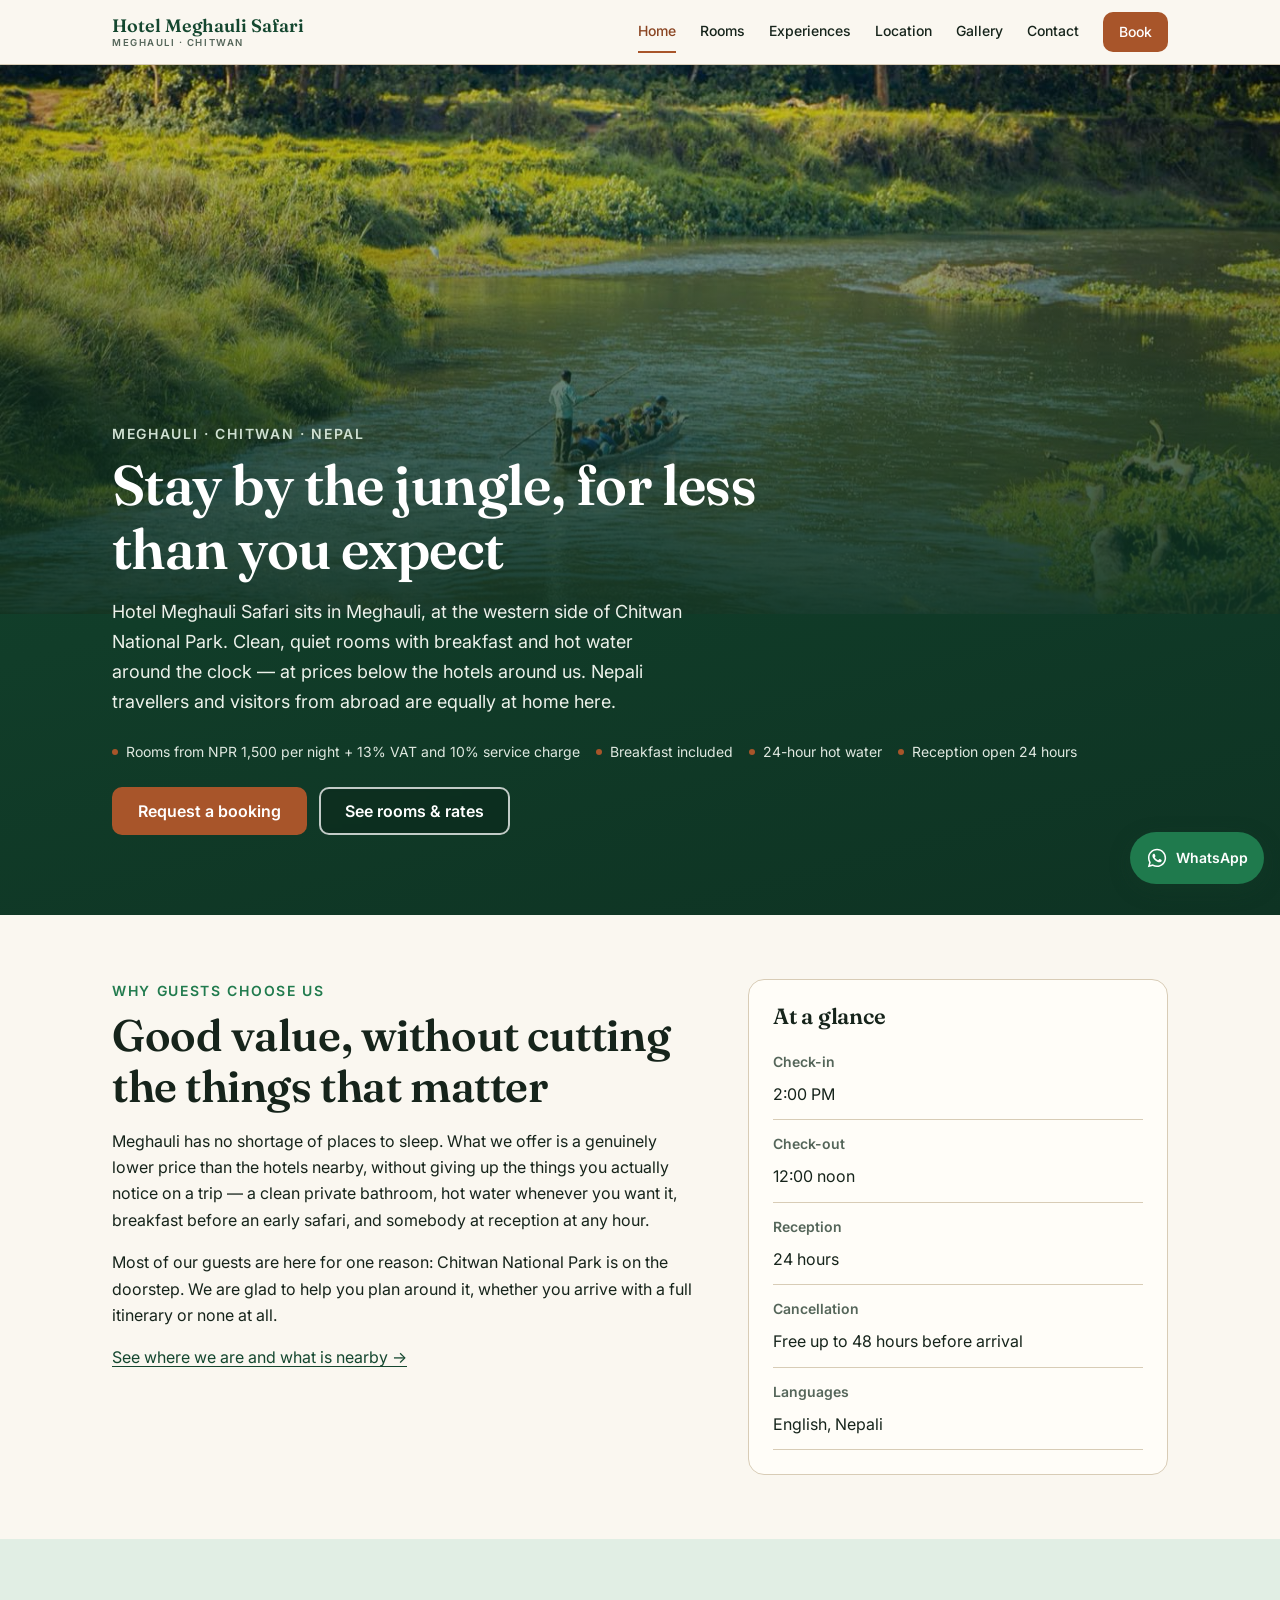
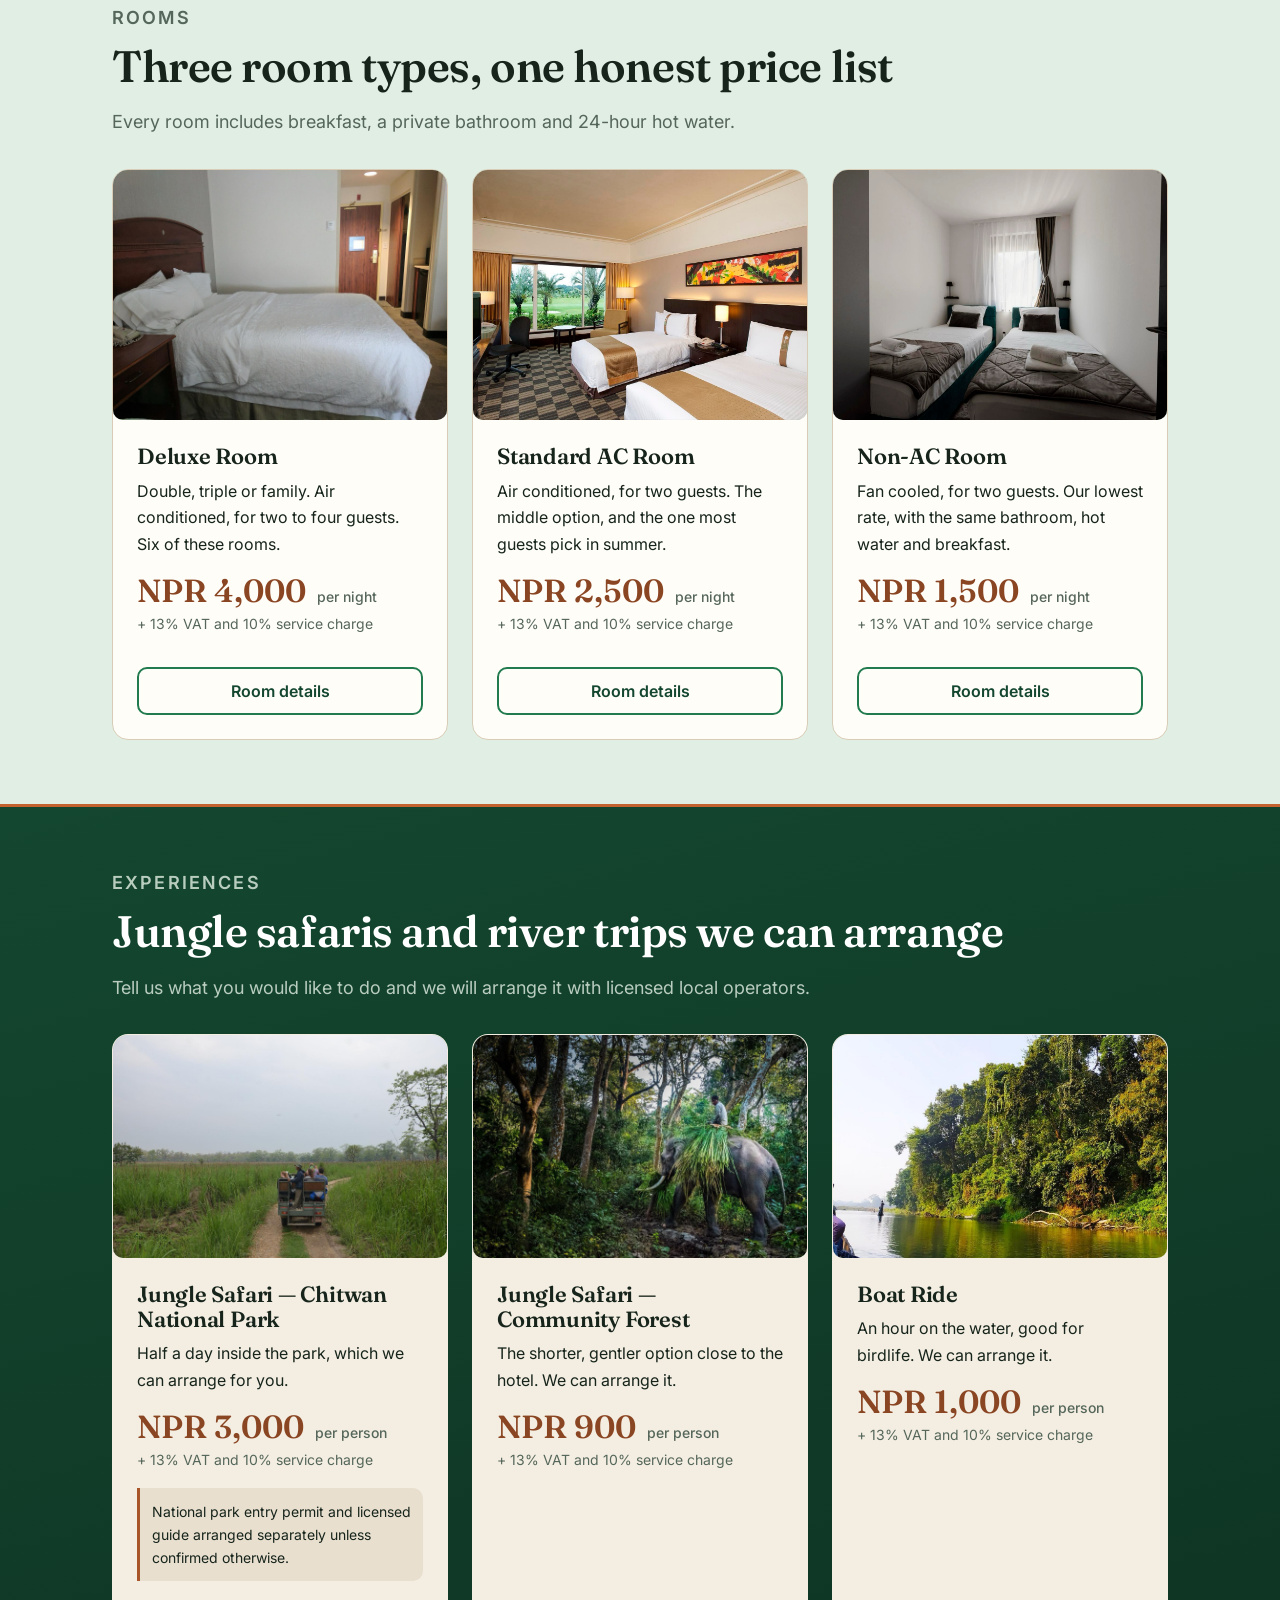
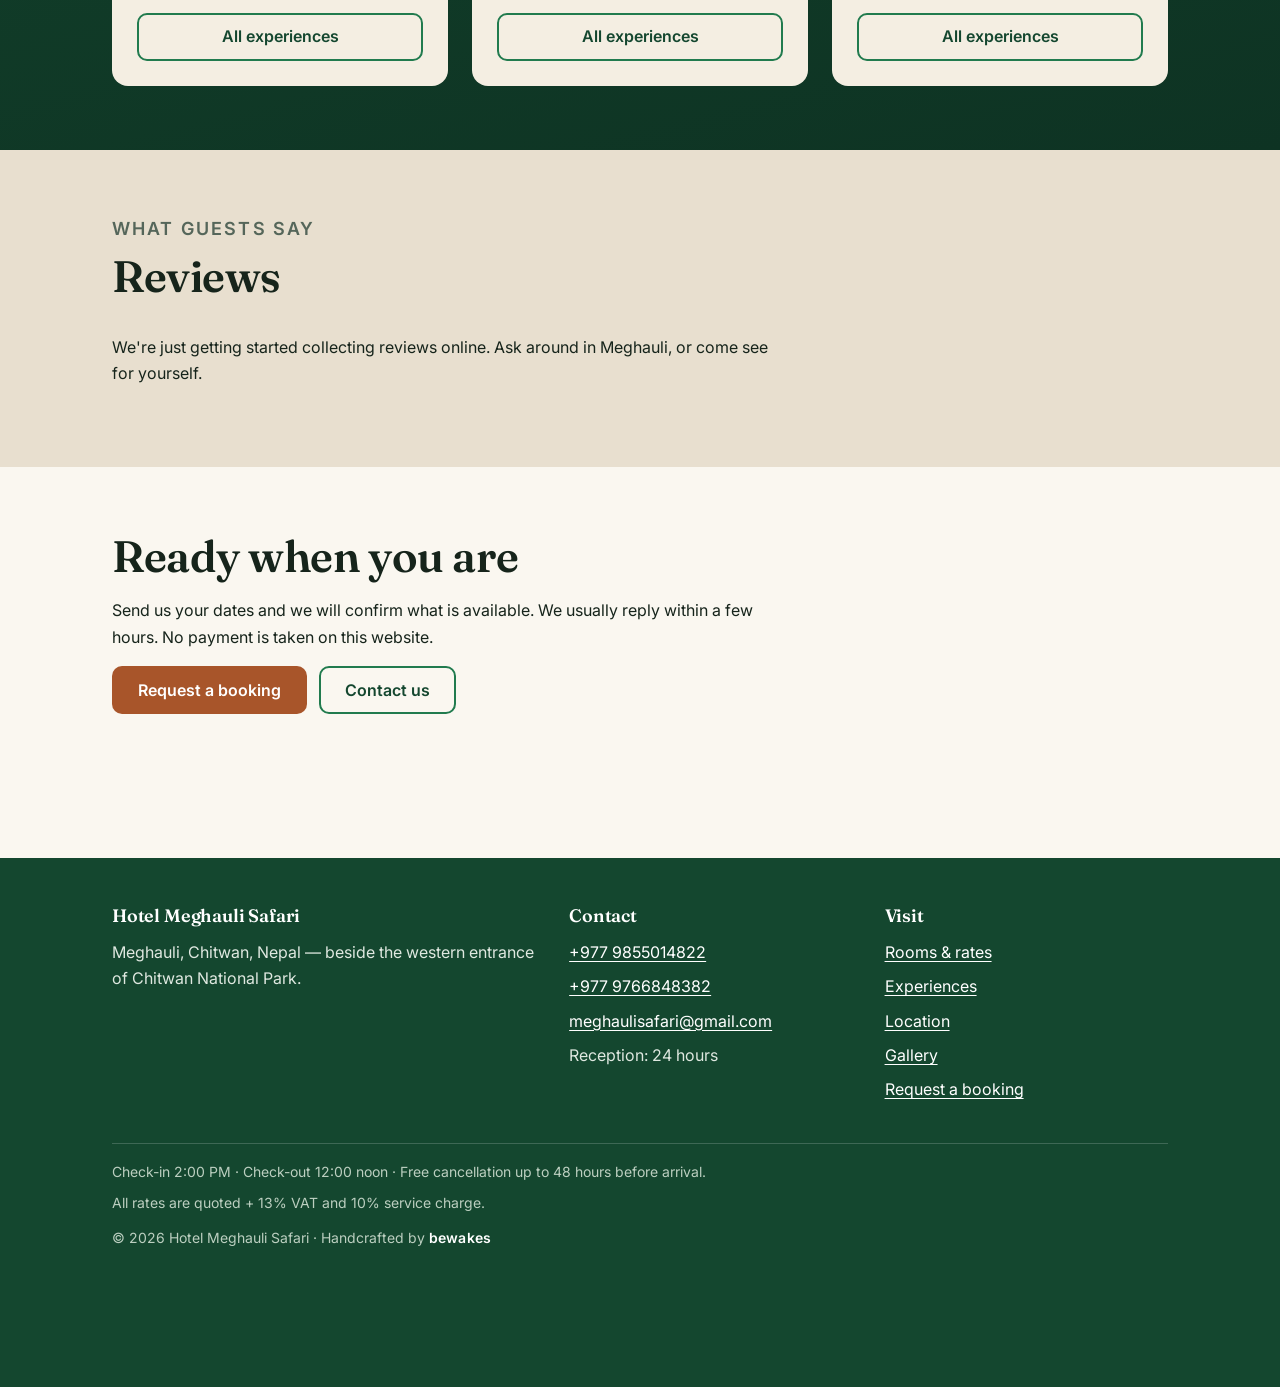
<file: index.html>
<!DOCTYPE html>
<html lang="en">
<head>
<meta charset="utf-8">
<meta name="viewport" content="width=device-width, initial-scale=1">
<title>Hotel Meghauli Safari — Hotel near Chitwan National Park, Meghauli</title>
<meta name="description" content="A quiet, good-value hotel in Meghauli beside the western entrance of Chitwan National Park. Rooms from NPR 1,500 a night with breakfast, and jungle safaris and boat rides we can arrange for you.">
<link rel="canonical" href="https://meghaulisafari.com/">

<meta property="og:type" content="website">
<meta property="og:site_name" content="Hotel Meghauli Safari">
<meta property="og:title" content="Hotel Meghauli Safari — Hotel near Chitwan National Park">
<meta property="og:description" content="A quiet, good-value hotel in Meghauli beside the western entrance of Chitwan National Park. Rooms from NPR 1,500 a night with breakfast included.">
<meta property="og:url" content="https://meghaulisafari.com/">
<meta property="og:image" content="https://meghaulisafari.com/images/og-cover.jpg">
<meta property="og:locale" content="en">
<meta name="twitter:card" content="summary_large_image">
<meta name="twitter:title" content="Hotel Meghauli Safari — Hotel near Chitwan National Park">
<meta name="twitter:description" content="A quiet, good-value hotel in Meghauli beside the western entrance of Chitwan National Park. Rooms from NPR 1,500 a night with breakfast included.">
<meta name="twitter:image" content="https://meghaulisafari.com/images/og-cover.jpg">

<link rel="preconnect" href="https://fonts.googleapis.com">
<link rel="preconnect" href="https://fonts.gstatic.com" crossorigin>
<link rel="stylesheet" href="https://fonts.googleapis.com/css2?family=Fraunces:opsz,wght@9..144,400;9..144,600&family=Inter:wght@400;500;600&display=swap">
<link rel="stylesheet" href="css/style.css">
</head>

<body data-wa-context="I would like to ask about staying at your hotel.">

<a class="skip-link" href="#main">Skip to main content</a>

<header class="site-header">
  <div class="wrap site-header__inner">
    <a class="wordmark" href="index.html">
      Hotel Meghauli Safari
      <span>Meghauli · Chitwan</span>
    </a>

    <button class="nav-toggle" type="button" aria-expanded="false" aria-controls="site-nav">
      <span class="nav-toggle__bars" aria-hidden="true"></span>
      Menu
    </button>

    <nav class="site-nav" id="site-nav" aria-label="Main">
      <ul>
        <li><a href="index.html" aria-current="page">Home</a></li>
        <li><a href="rooms.html">Rooms</a></li>
        <li><a href="experiences.html">Experiences</a></li>
        <li><a href="location.html">Location</a></li>
        <li><a href="gallery.html">Gallery</a></li>
        <li><a href="contact.html">Contact</a></li>
        <li class="nav-cta"><a href="book.html">Book</a></li>
      </ul>
    </nav>
  </div>
</header>

<main id="main">

  <section class="hero">
    <div class="hero__media">
      <div class="shot shot--16x9">
        <img src="images/hero-lodge-evening.jpg"
             alt="The garden and veranda of Hotel Meghauli Safari in the evening, with the treeline of Chitwan National Park behind"
             width="1600" height="900" fetchpriority="high">
      </div>
    </div>

    <div class="wrap hero__body">
      <p class="eyebrow">Meghauli · Chitwan · Nepal</p>
      <h1>Stay by the jungle, for less than you expect</h1>
      <p class="hero__lead">
        Hotel Meghauli Safari sits in Meghauli, at the western side of Chitwan
        National Park. Clean, quiet rooms with breakfast and hot water around the
        clock — at prices below the hotels around us. Nepali travellers and
        visitors from abroad are equally at home here.
      </p>

      <ul class="hero__facts">
        <li>Rooms from NPR 1,500 per night + 13% VAT and 10% service charge</li>
        <li>Breakfast included</li>
        <li>24-hour hot water</li>
        <li>Reception open 24 hours</li>
      </ul>

      <div class="btn-row">
        <a class="btn btn--primary" href="book.html">Request a booking</a>
        <a class="btn btn--secondary" href="rooms.html">See rooms &amp; rates</a>
      </div>
    </div>
  </section>

  <section class="section">
    <div class="wrap">
      <div class="grid grid--2-1">
        <div>
          <p class="eyebrow">Why guests choose us</p>
          <h2>Good value, without cutting the things that matter</h2>
          <p>
            Meghauli has no shortage of places to sleep. What we offer is a
            genuinely lower price than the hotels nearby, without giving up the
            things you actually notice on a trip — a clean private bathroom, hot
            water whenever you want it, breakfast before an early safari, and
            somebody at reception at any hour.
          </p>
          <p>
            Most of our guests are here for one reason: Chitwan National Park is
            on the doorstep. We are glad to help you plan around it, whether you
            arrive with a full itinerary or none at all.
          </p>
          <p>
            <a href="location.html">See where we are and what is nearby →</a>
          </p>
        </div>

        <div>
          <div class="card">
            <div class="card__body">
              <h3>At a glance</h3>
              <dl class="facts">
                <div>
                  <dt>Check-in</dt>
                  <dd>2:00 PM</dd>
                </div>
                <div>
                  <dt>Check-out</dt>
                  <dd>12:00 noon</dd>
                </div>
                <div>
                  <dt>Reception</dt>
                  <dd>24 hours</dd>
                </div>
                <div>
                  <dt>Cancellation</dt>
                  <dd>Free up to 48 hours before arrival</dd>
                </div>
                <div>
                  <dt>Languages</dt>
                  <dd>English, Nepali</dd>
                </div>
              </dl>
            </div>
          </div>
        </div>
      </div>
    </div>
  </section>

  <section class="section section--tint">
    <div class="wrap">
      <div class="section__head">
        <p class="eyebrow">Rooms</p>
        <h2>Three room types, one honest price list</h2>
        <p>Every room includes breakfast, a private bathroom and 24-hour hot water.</p>
      </div>

      <div class="grid grid--3">

        <article class="card">
          <div class="shot shot--4x3">
            <img src="images/room-deluxe-01.jpg"
                 alt="Deluxe room with a double bed, bedside lamps and a window looking onto the garden"
                 loading="lazy" width="800" height="600">
          </div>
          <div class="card__body">
            <h3>Deluxe Room</h3>
            <p>Double, triple or family. Air conditioned, for two to four guests. Six of these rooms.</p>
            <span class="price">NPR 4,000 <small>per night</small></span>
            <span class="price-note">+ 13% VAT and 10% service charge</span>
            <div class="card__foot">
              <a class="btn btn--secondary btn--block" href="rooms.html">Room details</a>
            </div>
          </div>
        </article>

        <article class="card">
          <div class="shot shot--4x3">
            <img src="images/room-standard-ac-01.jpg"
                 alt="Standard air-conditioned room with two single beds and a wall-mounted air conditioning unit"
                 loading="lazy" width="800" height="600">
          </div>
          <div class="card__body">
            <h3>Standard AC Room</h3>
            <p>Air conditioned, for two guests. The middle option, and the one most guests pick in summer.</p>
            <span class="price">NPR 2,500 <small>per night</small></span>
            <span class="price-note">+ 13% VAT and 10% service charge</span>
            <div class="card__foot">
              <a class="btn btn--secondary btn--block" href="rooms.html">Room details</a>
            </div>
          </div>
        </article>

        <article class="card">
          <div class="shot shot--4x3">
            <img src="images/room-non-ac-01.jpg"
                 alt="Simple fan-cooled room with a double bed and a ceiling fan"
                 loading="lazy" width="800" height="600">
          </div>
          <div class="card__body">
            <h3>Non-AC Room</h3>
            <p>Fan cooled, for two guests. Our lowest rate, with the same bathroom, hot water and breakfast.</p>
            <span class="price">NPR 1,500 <small>per night</small></span>
            <span class="price-note">+ 13% VAT and 10% service charge</span>
            <div class="card__foot">
              <a class="btn btn--secondary btn--block" href="rooms.html">Room details</a>
            </div>
          </div>
        </article>

      </div>
    </div>
  </section>

  <section class="section section--forest">
    <div class="wrap">
      <div class="section__head">
        <p class="eyebrow">Experiences</p>
        <h2>Jungle safaris and river trips we can arrange</h2>
        <p>Tell us what you would like to do and we will arrange it with licensed local operators.</p>
      </div>

      <div class="grid grid--3">

        <article class="card">
          <div class="shot shot--3x2">
            <img src="images/activity-jungle-safari.jpg"
                 alt="A jeep on a forest track inside Chitwan National Park at first light"
                 loading="lazy" width="900" height="600">
          </div>
          <div class="card__body">
            <h3>Jungle Safari — Chitwan National Park</h3>
            <p>Half a day inside the park, which we can arrange for you.</p>
            <span class="price">NPR 3,000 <small>per person</small></span>
            <span class="price-note">+ 13% VAT and 10% service charge</span>
            <p class="extras-note">
              National park entry permit and licensed guide arranged separately
              unless confirmed otherwise.
            </p>
            <div class="card__foot">
              <a class="btn btn--secondary btn--block" href="experiences.html">All experiences</a>
            </div>
          </div>
        </article>

        <article class="card">
          <div class="shot shot--3x2">
            <img src="images/activity-community-forest.jpg"
                 alt="A walking trail through the community forest near Meghauli, with tall grass on both sides"
                 loading="lazy" width="900" height="600">
          </div>
          <div class="card__body">
            <h3>Jungle Safari — Community Forest</h3>
            <p>The shorter, gentler option close to the hotel. We can arrange it.</p>
            <span class="price">NPR 900 <small>per person</small></span>
            <span class="price-note">+ 13% VAT and 10% service charge</span>
            <div class="card__foot">
              <a class="btn btn--secondary btn--block" href="experiences.html">All experiences</a>
            </div>
          </div>
        </article>

        <article class="card">
          <div class="shot shot--3x2">
            <img src="images/activity-boat-ride.jpg"
                 alt="A wooden canoe on a calm stretch of river with forest along the far bank"
                 loading="lazy" width="900" height="600">
          </div>
          <div class="card__body">
            <h3>Boat Ride</h3>
            <p>An hour on the water, good for birdlife. We can arrange it.</p>
            <span class="price">NPR 1,000 <small>per person</small></span>
            <span class="price-note">+ 13% VAT and 10% service charge</span>
            <div class="card__foot">
              <a class="btn btn--secondary btn--block" href="experiences.html">All experiences</a>
            </div>
          </div>
        </article>

      </div>
    </div>
  </section>

  <section class="section section--sand">
    <div class="wrap">
      <div class="section__head">
        <p class="eyebrow">What guests say</p>
        <h2>Reviews</h2>
      </div>
      <p>
        We're just getting started collecting reviews online. Ask around in
        Meghauli, or come see for yourself.
      </p>
    </div>
  </section>

  <section class="section">
    <div class="wrap">
      <h2>Ready when you are</h2>
      <p>
        Send us your dates and we will confirm what is available. We usually
        reply within a few hours. No payment is taken on this website.
      </p>
      <div class="btn-row">
        <a class="btn btn--primary" href="book.html">Request a booking</a>
        <a class="btn btn--secondary" href="contact.html">Contact us</a>
      </div>
    </div>
  </section>

</main>

<footer class="site-footer">
  <div class="wrap">
    <div class="footer-grid">

      <div>
        <h2>Hotel Meghauli Safari</h2>
        <p>
          Meghauli, Chitwan, Nepal — beside the western entrance of Chitwan
          National Park.
        </p>
      </div>

      <div>
        <h3>Contact</h3>
        <ul>
          <li><a href="tel:+9779855014822">+977 9855014822</a></li>
          <li><a href="tel:+9779766848382">+977 9766848382</a></li>
          <li><a href="mailto:meghaulisafari@gmail.com">meghaulisafari@gmail.com</a></li>
          <li>Reception: 24 hours</li>
        </ul>
      </div>

      <div>
        <h3>Visit</h3>
        <ul>
          <li><a href="rooms.html">Rooms &amp; rates</a></li>
          <li><a href="experiences.html">Experiences</a></li>
          <li><a href="location.html">Location</a></li>
          <li><a href="gallery.html">Gallery</a></li>
          <li><a href="book.html">Request a booking</a></li>
        </ul>
      </div>

    </div>

    <div class="footer-bottom">
      <p>Check-in 2:00 PM · Check-out 12:00 noon · Free cancellation up to 48 hours before arrival.</p>
      <p>All rates are quoted + 13% VAT and 10% service charge.</p>
      <p class="credit">&copy; <span id="current-year">2026</span> Hotel Meghauli Safari · Handcrafted by <a class="credit__link" href="https://bewakes.com" target="_blank" rel="noopener">bewakes</a></p>
    </div>
  </div>
</footer>

<a class="wa-float" href="https://wa.me/9779855014822" aria-label="Chat with Hotel Meghauli Safari on WhatsApp">
  <svg viewBox="0 0 24 24" aria-hidden="true" focusable="false">
    <path d="M12.04 2C6.58 2 2.13 6.45 2.13 11.91c0 1.75.46 3.45 1.32 4.95L2 22l5.25-1.38a9.86 9.86 0 0 0 4.79 1.22h.01c5.46 0 9.91-4.45 9.91-9.91S17.5 2 12.04 2Zm0 18.15h-.01a8.2 8.2 0 0 1-4.19-1.15l-.3-.18-3.12.82.83-3.04-.2-.31a8.19 8.19 0 0 1-1.26-4.38c0-4.54 3.7-8.24 8.25-8.24 2.2 0 4.27.86 5.83 2.42a8.19 8.19 0 0 1 2.41 5.83c0 4.54-3.7 8.23-8.24 8.23Zm4.52-6.16c-.25-.12-1.47-.72-1.69-.81-.23-.08-.39-.12-.56.13-.16.24-.64.8-.79.97-.14.16-.29.18-.54.06-.25-.13-1.05-.39-1.99-1.23-.74-.66-1.23-1.47-1.38-1.72-.14-.25-.01-.38.11-.5.11-.11.25-.29.37-.43.13-.15.17-.25.25-.41.08-.17.04-.31-.02-.43-.06-.12-.56-1.34-.76-1.84-.2-.48-.4-.42-.56-.43h-.47c-.17 0-.43.06-.66.31-.22.25-.86.85-.86 2.07 0 1.22.89 2.4 1.01 2.56.12.17 1.75 2.67 4.23 3.74.59.26 1.05.41 1.41.52.59.19 1.13.16 1.56.1.48-.07 1.47-.6 1.68-1.18.21-.58.21-1.08.14-1.18-.06-.11-.22-.17-.47-.29Z"/>
  </svg>
  <span class="wa-float__label">WhatsApp</span>
</a>

<script type="application/ld+json">
{
  "@context": "https://schema.org",
  "@type": "Hotel",
  "name": "Hotel Meghauli Safari",
  "url": "https://meghaulisafari.com/",
  "telephone": ["+9779855014822", "+9779766848382"],
  "email": "meghaulisafari@gmail.com",
  "priceRange": "NPR 1500–4000",
  "currenciesAccepted": "NPR",
  "address": {
    "@type": "PostalAddress",
    "addressLocality": "Meghauli",
    "addressRegion": "Chitwan",
    "addressCountry": "NP"
  },
  "geo": {
    "@type": "GeoCoordinates",
    "latitude": 27.577,
    "longitude": 84.228
  },
  "checkinTime": "14:00",
  "checkoutTime": "12:00",
  "availableLanguage": ["English", "Nepali"],
  "amenityFeature": [
    { "@type": "LocationFeatureSpecification", "name": "Private bathroom", "value": true },
    { "@type": "LocationFeatureSpecification", "name": "24-hour hot water", "value": true },
    { "@type": "LocationFeatureSpecification", "name": "Breakfast included", "value": true },
    { "@type": "LocationFeatureSpecification", "name": "Air conditioning", "value": true },
    { "@type": "LocationFeatureSpecification", "name": "Fan", "value": true }
  ]
}
</script>

<script src="js/main.js" defer></script>
</body>
</html>
</file>
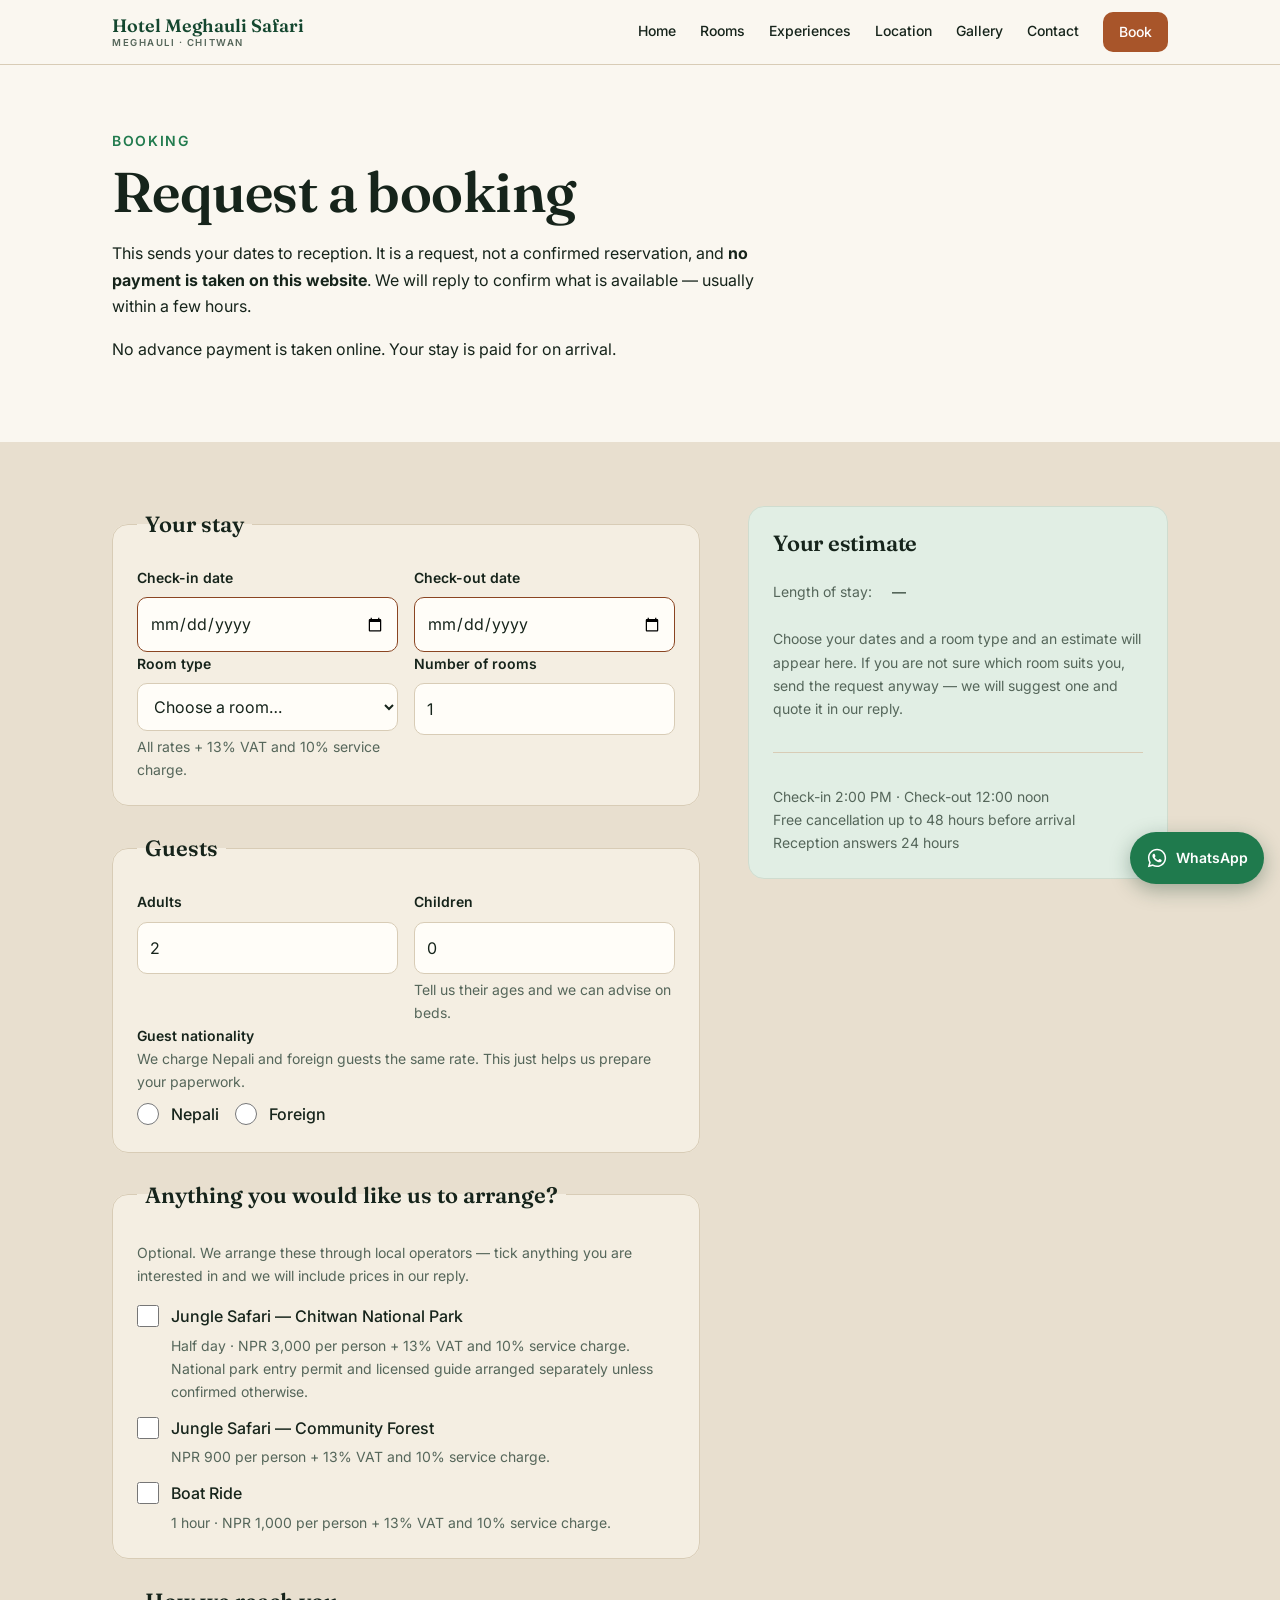
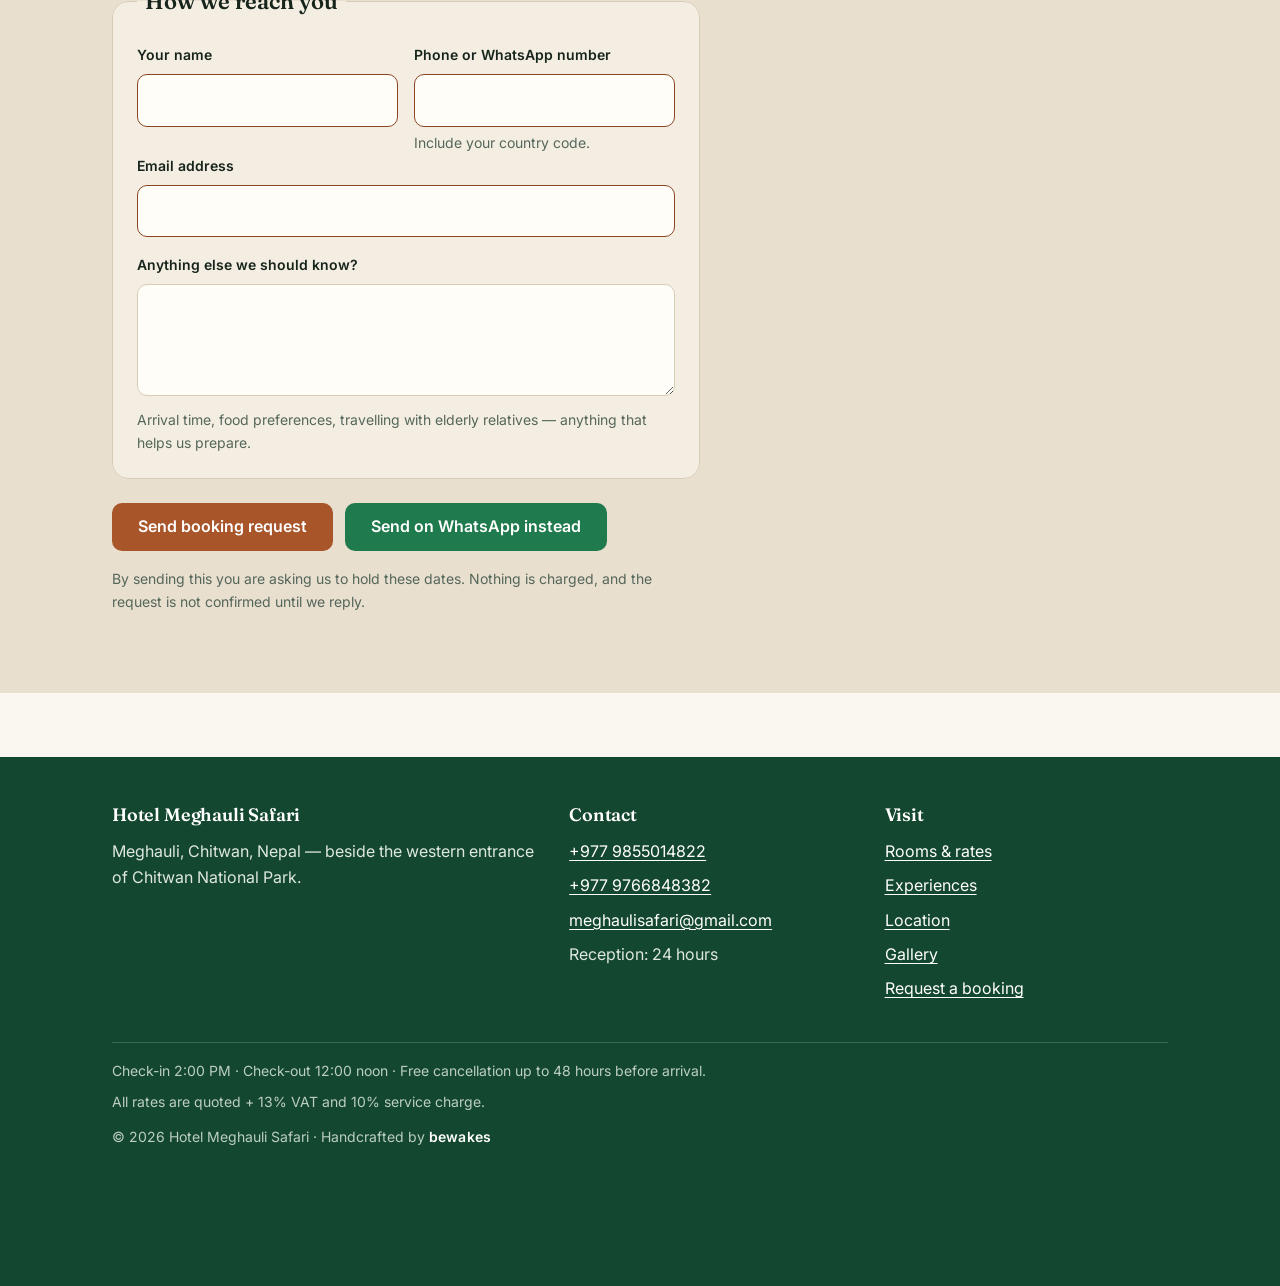
<file: book.html>
<!DOCTYPE html>
<html lang="en">
<head>
<meta charset="utf-8">
<meta name="viewport" content="width=device-width, initial-scale=1">
<title>Request a Booking — Hotel Meghauli Safari, Chitwan</title>
<meta name="description" content="Send a booking request to Hotel Meghauli Safari in Meghauli, Chitwan. No payment is taken online — reception confirms availability and usually replies within a few hours.">
<link rel="canonical" href="https://meghaulisafari.com/book.html">

<meta property="og:type" content="website">
<meta property="og:site_name" content="Hotel Meghauli Safari">
<meta property="og:title" content="Request a Booking — Hotel Meghauli Safari">
<meta property="og:description" content="Send your dates and we will confirm availability. No payment is taken online.">
<meta property="og:url" content="https://meghaulisafari.com/book.html">
<meta property="og:image" content="https://meghaulisafari.com/images/og-cover.jpg">
<meta property="og:locale" content="en">
<meta name="twitter:card" content="summary_large_image">
<meta name="twitter:title" content="Request a Booking — Hotel Meghauli Safari">
<meta name="twitter:description" content="Send your dates and we will confirm availability. No payment is taken online.">
<meta name="twitter:image" content="https://meghaulisafari.com/images/og-cover.jpg">

<link rel="preconnect" href="https://fonts.googleapis.com">
<link rel="preconnect" href="https://fonts.gstatic.com" crossorigin>
<link rel="stylesheet" href="https://fonts.googleapis.com/css2?family=Fraunces:opsz,wght@9..144,400;9..144,600&family=Inter:wght@400;500;600&display=swap">
<link rel="stylesheet" href="css/style.css">
</head>

<body data-wa-context="I would like to make a booking request.">

<a class="skip-link" href="#main">Skip to main content</a>

<header class="site-header">
  <div class="wrap site-header__inner">
    <a class="wordmark" href="index.html">
      Hotel Meghauli Safari
      <span>Meghauli · Chitwan</span>
    </a>

    <button class="nav-toggle" type="button" aria-expanded="false" aria-controls="site-nav">
      <span class="nav-toggle__bars" aria-hidden="true"></span>
      Menu
    </button>

    <nav class="site-nav" id="site-nav" aria-label="Main">
      <ul>
        <li><a href="index.html">Home</a></li>
        <li><a href="rooms.html">Rooms</a></li>
        <li><a href="experiences.html">Experiences</a></li>
        <li><a href="location.html">Location</a></li>
        <li><a href="gallery.html">Gallery</a></li>
        <li><a href="contact.html">Contact</a></li>
        <li class="nav-cta"><a href="book.html" aria-current="page">Book</a></li>
      </ul>
    </nav>
  </div>
</header>

<main id="main">

  <section class="section">
    <div class="wrap">
      <p class="eyebrow">Booking</p>
      <h1>Request a booking</h1>
      <p>
        This sends your dates to reception. It is a request, not a confirmed
        reservation, and <strong>no payment is taken on this website</strong>.
        We will reply to confirm what is available — usually within a few hours.
      </p>
      <p>
        No advance payment is taken online. Your stay is paid for on arrival.
      </p>
    </div>
  </section>

  <section class="section section--sand">
    <div class="wrap">

      <!-- Success state, revealed once the request is accepted -->
      <div id="confirmation-panel" class="confirmation" hidden>
        <h2>Thank you — your request is with us</h2>
        <p>Please keep this reference for any follow-up:</p>
        <p class="confirmation__ref" id="confirmation-reference">—</p>
        <p>
          We usually reply within a few hours. Nothing has been charged and no
          room is held until we confirm it with you.
        </p>
        <div class="btn-row">
          <a class="btn btn--whatsapp" id="confirmation-whatsapp"
             href="https://wa.me/9779855014822" target="_blank" rel="noopener">
            Continue on WhatsApp
          </a>
          <a class="btn btn--secondary" href="index.html">Back to the homepage</a>
        </div>
        <p>
          Or reach us directly on
          <a href="tel:+9779855014822">+977 9855014822</a> ·
          <a href="mailto:meghaulisafari@gmail.com">meghaulisafari@gmail.com</a>
        </p>
      </div>

      <div id="form-panel">
        <div class="grid grid--2-1">

          <div>
            <!-- Failure state: the guest is never left with nothing -->
            <div class="alert alert--error" id="form-error" hidden>
              <h2 style="font-size:1.125rem">We could not send that automatically</h2>
              <p>
                Nothing is lost. Send the same details straight to reception on
                WhatsApp — the message is already written for you:
              </p>
              <p>
                <a class="btn btn--whatsapp" id="wa-fallback-link"
                   href="https://wa.me/9779855014822" target="_blank" rel="noopener">
                  Send it on WhatsApp
                </a>
              </p>
              <p>
                Or contact us directly:<br>
                Phone: +977 9855014822 · +977 9766848382<br>
                Email: meghaulisafari@gmail.com
              </p>
            </div>

            <form id="booking-form" novalidate>

              <fieldset>
                <legend>Your stay</legend>

                <div class="form-grid form-grid--2">
                  <div>
                    <label for="check-in">Check-in date</label>
                    <input type="date" id="check-in" name="check_in" required>
                  </div>
                  <div>
                    <label for="check-out">Check-out date</label>
                    <input type="date" id="check-out" name="check_out" required
                           aria-describedby="check-out-error">
                    <span class="field-error" id="check-out-error" role="alert"></span>
                  </div>
                </div>

                <div class="form-grid form-grid--2">
                  <div>
                    <label for="room-type">Room type</label>
                    <select id="room-type" name="room_type" required>
                      <option value="">Choose a room…</option>
                      <option value="Deluxe Room (Double / Triple / Family)">Deluxe Room (Double / Triple / Family) — NPR 4,000</option>
                      <option value="Standard AC Room">Standard AC Room — NPR 2,500</option>
                      <option value="Non-AC Room">Non-AC Room — NPR 1,500</option>
                      <option value="Not sure — please suggest">Not sure — please suggest</option>
                    </select>
                    <span class="field-hint">All rates + 13% VAT and 10% service charge.</span>
                  </div>
                  <div>
                    <label for="room-count">Number of rooms</label>
                    <input type="number" id="room-count" name="room_count"
                           min="1" max="10" value="1" inputmode="numeric" required>
                  </div>
                </div>
              </fieldset>

              <fieldset>
                <legend>Guests</legend>

                <div class="form-grid form-grid--2">
                  <div>
                    <label for="adults">Adults</label>
                    <input type="number" id="adults" name="adults"
                           min="1" max="20" value="2" inputmode="numeric" required>
                  </div>
                  <div>
                    <label for="children">Children</label>
                    <input type="number" id="children" name="children"
                           min="0" max="6" value="0" inputmode="numeric"
                           aria-describedby="children-hint">
                    <span class="field-hint" id="children-hint">Tell us their ages and we can advise on beds.</span>
                  </div>
                </div>

                <div class="form-grid form-grid--2" id="child-ages" hidden></div>

                <fieldset style="border:0;padding:0;margin:0;background:none">
                  <legend style="font-family:inherit;font-size:0.875rem;font-weight:600;padding:0">
                    Guest nationality
                  </legend>
                  <p class="field-hint" style="margin:0 0 0.5rem">
                    We charge Nepali and foreign guests the same rate. This just
                    helps us prepare your paperwork.
                  </p>
                  <div class="radio-row">
                    <label>
                      <input type="radio" name="nationality" value="Nepali" required>
                      Nepali
                    </label>
                    <label>
                      <input type="radio" name="nationality" value="Foreign">
                      Foreign
                    </label>
                  </div>
                </fieldset>
              </fieldset>

              <fieldset>
                <legend>Anything you would like us to arrange?</legend>
                <p class="field-hint" style="margin-bottom:1rem">
                  Optional. We arrange these through local operators — tick
                  anything you are interested in and we will include prices in
                  our reply.
                </p>

                <ul class="checkbox-list">
                  <li>
                    <label>
                      <input type="checkbox" name="activities" value="Jungle Safari — Chitwan National Park">
                      <span>
                        Jungle Safari — Chitwan National Park
                        <span class="field-hint">
                          Half day · NPR 3,000 per person + 13% VAT and 10%
                          service charge. National park entry permit and licensed
                          guide arranged separately unless confirmed otherwise.
                        </span>
                      </span>
                    </label>
                  </li>
                  <li>
                    <label>
                      <input type="checkbox" name="activities" value="Jungle Safari — Community Forest">
                      <span>
                        Jungle Safari — Community Forest
                        <span class="field-hint">
                          NPR 900 per person + 13% VAT and 10% service charge.
                        </span>
                      </span>
                    </label>
                  </li>
                  <li>
                    <label>
                      <input type="checkbox" name="activities" value="Boat Ride">
                      <span>
                        Boat Ride
                        <span class="field-hint">
                          1 hour · NPR 1,000 per person + 13% VAT and 10%
                          service charge.
                        </span>
                      </span>
                    </label>
                  </li>
                </ul>
              </fieldset>

              <fieldset>
                <legend>How we reach you</legend>

                <div class="form-grid form-grid--2">
                  <div>
                    <label for="guest-name">Your name</label>
                    <input type="text" id="guest-name" name="name"
                           autocomplete="name" required>
                  </div>
                  <div>
                    <label for="phone">Phone or WhatsApp number</label>
                    <input type="tel" id="phone" name="phone"
                           autocomplete="tel" required
                           aria-describedby="phone-hint">
                    <span class="field-hint" id="phone-hint">Include your country code.</span>
                  </div>
                </div>

                <div>
                  <label for="email">Email address</label>
                  <input type="email" id="email" name="email"
                         autocomplete="email" required>
                </div>

                <div style="margin-top:1rem">
                  <label for="message">Anything else we should know?</label>
                  <textarea id="message" name="message"
                            aria-describedby="message-hint"></textarea>
                  <span class="field-hint" id="message-hint">
                    Arrival time, food preferences, travelling with elderly
                    relatives — anything that helps us prepare.
                  </span>
                </div>

                <!-- Honeypot. Never shown to a guest; a filled value means a bot. -->
                <div class="hp-field" aria-hidden="true">
                  <label for="company">Company</label>
                  <input type="text" id="company" name="company"
                         tabindex="-1" autocomplete="off">
                </div>
              </fieldset>

              <div class="turnstile-block">
                <div class="cf-turnstile"
                     data-sitekey="0x4AAAAAAEPctMuTBkKkp6VT"
                     data-theme="light"
                     data-callback="hmsTurnstileDone"
                     data-expired-callback="hmsTurnstileExpired"
                     data-error-callback="hmsTurnstileExpired"></div>
                <span class="field-error" id="turnstile-error" role="alert"></span>
              </div>

              <div class="btn-row" style="margin-top:1.5rem">
                <button class="btn btn--primary" type="submit" id="submit-button">
                  Send booking request
                </button>
                <button class="btn btn--whatsapp" type="button" id="whatsapp-instead">
                  Send on WhatsApp instead
                </button>
              </div>

              <p class="field-hint">
                By sending this you are asking us to hold these dates. Nothing is
                charged, and the request is not confirmed until we reply.
              </p>
            </form>
          </div>

          <div>
            <aside class="estimate estimate--sticky" aria-labelledby="estimate-heading">
              <h2 id="estimate-heading" style="font-size:1.375rem">Your estimate</h2>

              <p class="estimate__row" style="justify-content:flex-start">
                <span>Length of stay:&nbsp;</span>
                <strong id="nights-value">—</strong>
              </p>

              <div id="estimate-detail" hidden>
                <div class="estimate__row">
                  <span>Room</span>
                  <span id="estimate-room">—</span>
                </div>
                <div class="estimate__row">
                  <span>Nights</span>
                  <span id="estimate-nights">—</span>
                </div>
                <div class="estimate__row">
                  <span>Rooms</span>
                  <span id="estimate-rooms">—</span>
                </div>
                <div class="estimate__row estimate__row--total">
                  <span>Estimated total</span>
                  <span class="estimate__total" id="estimate-total">—</span>
                </div>
                <p class="estimate__disclaimer">
                  <strong>+ 13% VAT and 10% service charge.</strong>
                  This is an estimate to be confirmed by reception, not a charge.
                  Nothing is taken from you on this website. The same rate applies
                  to Nepali and foreign guests.
                </p>
              </div>

              <div id="estimate-unknown">
                <p class="estimate__disclaimer">
                  Choose your dates and a room type and an estimate will appear
                  here. If you are not sure which room suits you, send the request
                  anyway — we will suggest one and quote it in our reply.
                </p>
              </div>

              <hr>

              <p class="estimate__disclaimer">
                Check-in 2:00 PM · Check-out 12:00 noon<br>
                Free cancellation up to 48 hours before arrival<br>
                Reception answers 24 hours
              </p>
            </aside>
          </div>

        </div>
      </div>

    </div>
  </section>

</main>

<footer class="site-footer">
  <div class="wrap">
    <div class="footer-grid">

      <div>
        <h2>Hotel Meghauli Safari</h2>
        <p>
          Meghauli, Chitwan, Nepal — beside the western entrance of Chitwan
          National Park.
        </p>
      </div>

      <div>
        <h3>Contact</h3>
        <ul>
          <li><a href="tel:+9779855014822">+977 9855014822</a></li>
          <li><a href="tel:+9779766848382">+977 9766848382</a></li>
          <li><a href="mailto:meghaulisafari@gmail.com">meghaulisafari@gmail.com</a></li>
          <li>Reception: 24 hours</li>
        </ul>
      </div>

      <div>
        <h3>Visit</h3>
        <ul>
          <li><a href="rooms.html">Rooms &amp; rates</a></li>
          <li><a href="experiences.html">Experiences</a></li>
          <li><a href="location.html">Location</a></li>
          <li><a href="gallery.html">Gallery</a></li>
          <li><a href="book.html">Request a booking</a></li>
        </ul>
      </div>

    </div>

    <div class="footer-bottom">
      <p>Check-in 2:00 PM · Check-out 12:00 noon · Free cancellation up to 48 hours before arrival.</p>
      <p>All rates are quoted + 13% VAT and 10% service charge.</p>
      <p class="credit">&copy; <span id="current-year">2026</span> Hotel Meghauli Safari · Handcrafted by <a class="credit__link" href="https://bewakes.com" target="_blank" rel="noopener">bewakes</a></p>
    </div>
  </div>
</footer>

<a class="wa-float" href="https://wa.me/9779855014822" aria-label="Chat with Hotel Meghauli Safari on WhatsApp">
  <svg viewBox="0 0 24 24" aria-hidden="true" focusable="false">
    <path d="M12.04 2C6.58 2 2.13 6.45 2.13 11.91c0 1.75.46 3.45 1.32 4.95L2 22l5.25-1.38a9.86 9.86 0 0 0 4.79 1.22h.01c5.46 0 9.91-4.45 9.91-9.91S17.5 2 12.04 2Zm0 18.15h-.01a8.2 8.2 0 0 1-4.19-1.15l-.3-.18-3.12.82.83-3.04-.2-.31a8.19 8.19 0 0 1-1.26-4.38c0-4.54 3.7-8.24 8.25-8.24 2.2 0 4.27.86 5.83 2.42a8.19 8.19 0 0 1 2.41 5.83c0 4.54-3.7 8.23-8.24 8.23Zm4.52-6.16c-.25-.12-1.47-.72-1.69-.81-.23-.08-.39-.12-.56.13-.16.24-.64.8-.79.97-.14.16-.29.18-.54.06-.25-.13-1.05-.39-1.99-1.23-.74-.66-1.23-1.47-1.38-1.72-.14-.25-.01-.38.11-.5.11-.11.25-.29.37-.43.13-.15.17-.25.25-.41.08-.17.04-.31-.02-.43-.06-.12-.56-1.34-.76-1.84-.2-.48-.4-.42-.56-.43h-.47c-.17 0-.43.06-.66.31-.22.25-.86.85-.86 2.07 0 1.22.89 2.4 1.01 2.56.12.17 1.75 2.67 4.23 3.74.59.26 1.05.41 1.41.52.59.19 1.13.16 1.56.1.48-.07 1.47-.6 1.68-1.18.21-.58.21-1.08.14-1.18-.06-.11-.22-.17-.47-.29Z"/>
  </svg>
  <span class="wa-float__label">WhatsApp</span>
</a>

<script src="https://challenges.cloudflare.com/turnstile/v0/api.js" async defer></script>
<script src="js/main.js" defer></script>
</body>
</html>
</file>
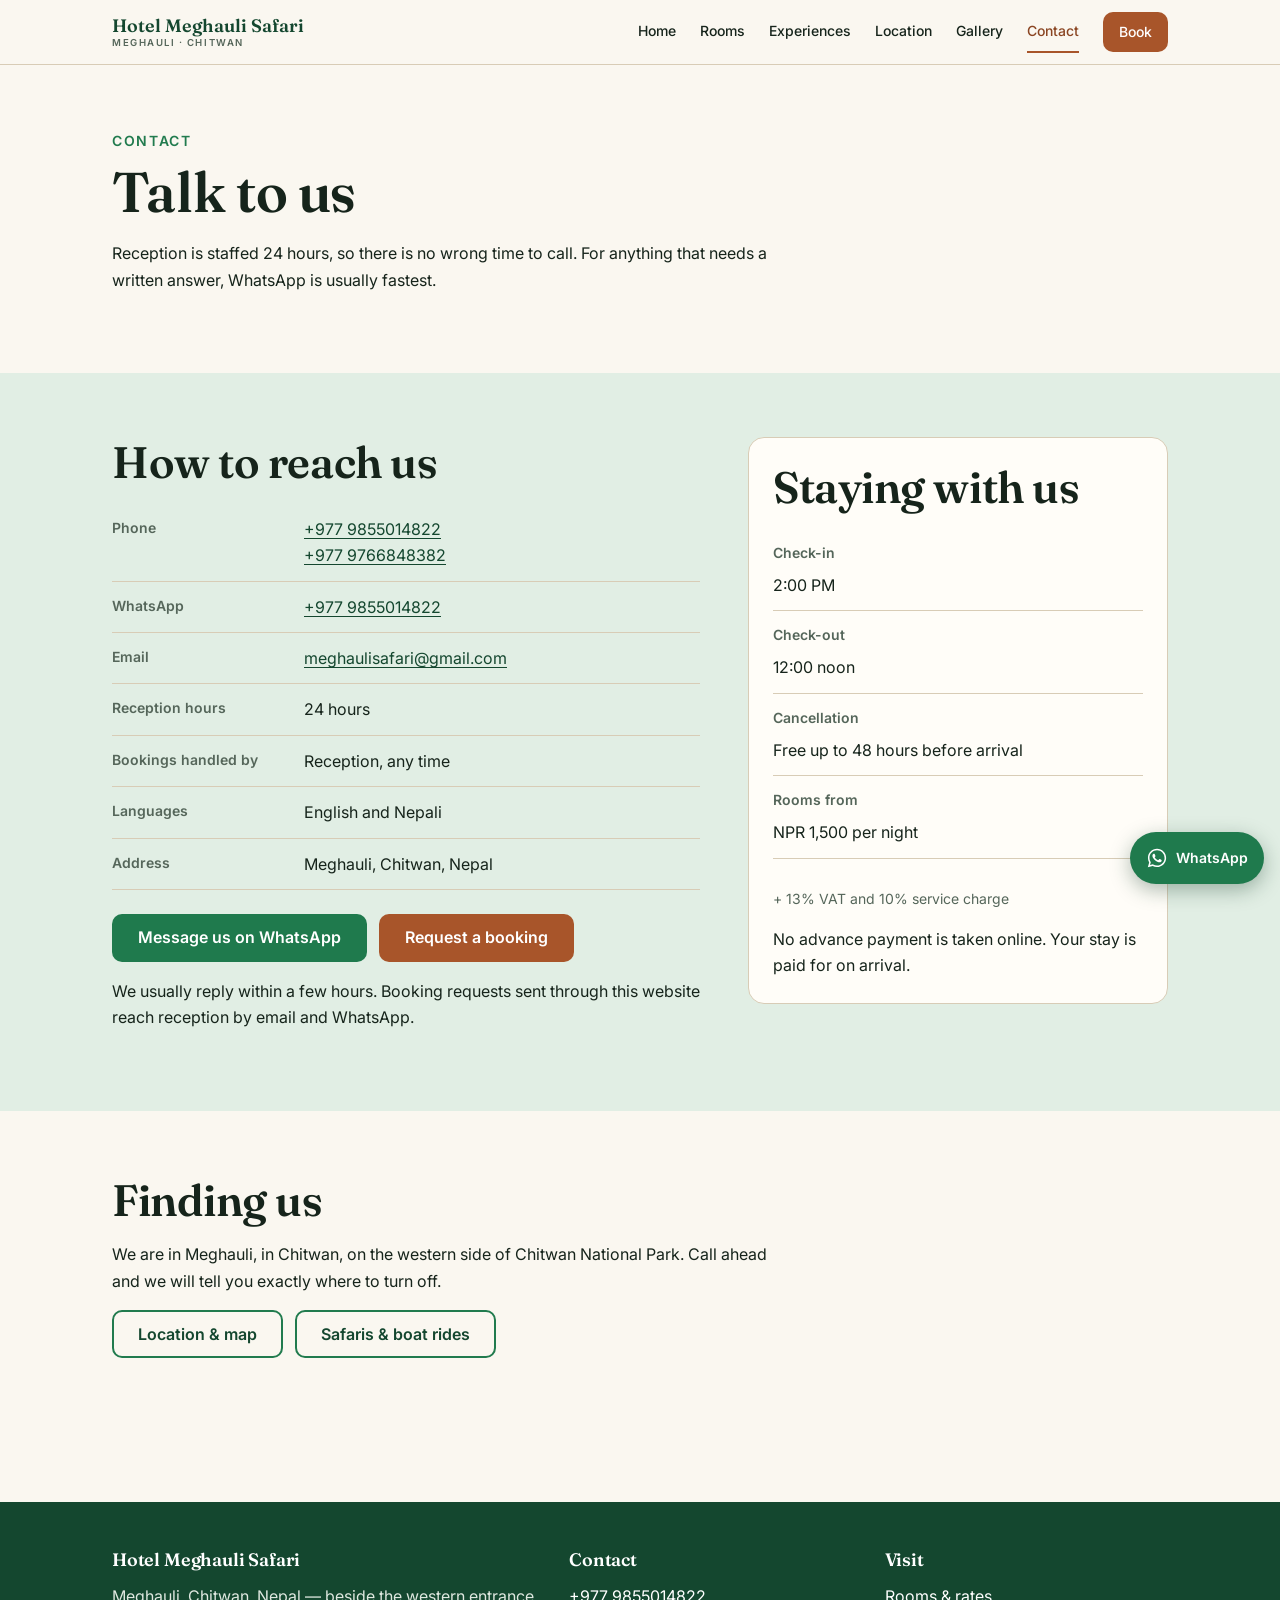
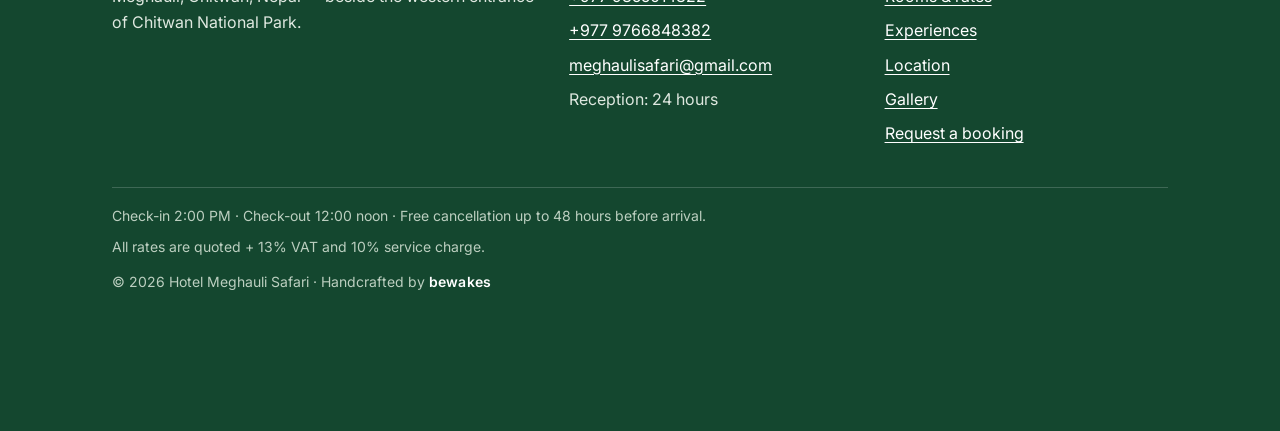
<file: contact.html>
<!DOCTYPE html>
<html lang="en">
<head>
<meta charset="utf-8">
<meta name="viewport" content="width=device-width, initial-scale=1">
<title>Contact Us — Hotel Meghauli Safari, Meghauli Chitwan</title>
<meta name="description" content="Call, WhatsApp or email Hotel Meghauli Safari in Meghauli, Chitwan. Reception is staffed 24 hours and we usually reply to booking requests within a few hours.">
<link rel="canonical" href="https://meghaulisafari.com/contact.html">

<meta property="og:type" content="website">
<meta property="og:site_name" content="Hotel Meghauli Safari">
<meta property="og:title" content="Contact Us — Hotel Meghauli Safari">
<meta property="og:description" content="Call, WhatsApp or email Hotel Meghauli Safari. Reception is staffed 24 hours.">
<meta property="og:url" content="https://meghaulisafari.com/contact.html">
<meta property="og:image" content="https://meghaulisafari.com/images/og-cover.jpg">
<meta property="og:locale" content="en">
<meta name="twitter:card" content="summary_large_image">
<meta name="twitter:title" content="Contact Us — Hotel Meghauli Safari">
<meta name="twitter:description" content="Call, WhatsApp or email Hotel Meghauli Safari. Reception is staffed 24 hours.">
<meta name="twitter:image" content="https://meghaulisafari.com/images/og-cover.jpg">

<link rel="preconnect" href="https://fonts.googleapis.com">
<link rel="preconnect" href="https://fonts.gstatic.com" crossorigin>
<link rel="stylesheet" href="https://fonts.googleapis.com/css2?family=Fraunces:opsz,wght@9..144,400;9..144,600&family=Inter:wght@400;500;600&display=swap">
<link rel="stylesheet" href="css/style.css">
</head>

<body data-wa-context="Hello, I have a question.">

<a class="skip-link" href="#main">Skip to main content</a>

<header class="site-header">
  <div class="wrap site-header__inner">
    <a class="wordmark" href="index.html">
      Hotel Meghauli Safari
      <span>Meghauli · Chitwan</span>
    </a>

    <button class="nav-toggle" type="button" aria-expanded="false" aria-controls="site-nav">
      <span class="nav-toggle__bars" aria-hidden="true"></span>
      Menu
    </button>

    <nav class="site-nav" id="site-nav" aria-label="Main">
      <ul>
        <li><a href="index.html">Home</a></li>
        <li><a href="rooms.html">Rooms</a></li>
        <li><a href="experiences.html">Experiences</a></li>
        <li><a href="location.html">Location</a></li>
        <li><a href="gallery.html">Gallery</a></li>
        <li><a href="contact.html" aria-current="page">Contact</a></li>
        <li class="nav-cta"><a href="book.html">Book</a></li>
      </ul>
    </nav>
  </div>
</header>

<main id="main">

  <section class="section">
    <div class="wrap">
      <p class="eyebrow">Contact</p>
      <h1>Talk to us</h1>
      <p>
        Reception is staffed 24 hours, so there is no wrong time to call. For
        anything that needs a written answer, WhatsApp is usually fastest.
      </p>
    </div>
  </section>

  <section class="section section--tint">
    <div class="wrap">
      <div class="grid grid--2-1">

        <div>
          <h2>How to reach us</h2>

          <dl class="facts">
            <div>
              <dt>Phone</dt>
              <dd>
                <a href="tel:+9779855014822">+977 9855014822</a><br>
                <a href="tel:+9779766848382">+977 9766848382</a>
              </dd>
            </div>
            <div>
              <dt>WhatsApp</dt>
              <dd><a href="https://wa.me/9779855014822" target="_blank" rel="noopener">+977 9855014822</a></dd>
            </div>
            <div>
              <dt>Email</dt>
              <dd><a href="mailto:meghaulisafari@gmail.com">meghaulisafari@gmail.com</a></dd>
            </div>
            <div>
              <dt>Reception hours</dt>
              <dd>24 hours</dd>
            </div>
            <div>
              <dt>Bookings handled by</dt>
              <dd>Reception, any time</dd>
            </div>
            <div>
              <dt>Languages</dt>
              <dd>English and Nepali</dd>
            </div>
            <div>
              <dt>Address</dt>
              <dd>Meghauli, Chitwan, Nepal</dd>
            </div>
          </dl>

          <div class="btn-row">
            <a class="btn btn--whatsapp" href="https://wa.me/9779855014822" target="_blank" rel="noopener">
              Message us on WhatsApp
            </a>
            <a class="btn btn--primary" href="book.html">Request a booking</a>
          </div>

          <p>
            We usually reply within a few hours. Booking requests sent through
            this website reach reception by email and WhatsApp.
          </p>
        </div>

        <div>
          <div class="card">
            <div class="card__body">
              <h2>Staying with us</h2>
              <dl class="facts">
                <div>
                  <dt>Check-in</dt>
                  <dd>2:00 PM</dd>
                </div>
                <div>
                  <dt>Check-out</dt>
                  <dd>12:00 noon</dd>
                </div>
                <div>
                  <dt>Cancellation</dt>
                  <dd>Free up to 48 hours before arrival</dd>
                </div>
                <div>
                  <dt>Rooms from</dt>
                  <dd>NPR 1,500 per night</dd>
                </div>
              </dl>
              <span class="price-note">+ 13% VAT and 10% service charge</span>
              <p>
                No advance payment is taken online. Your stay is paid for on
                arrival.
              </p>
            </div>
          </div>
        </div>

      </div>
    </div>
  </section>

  <section class="section">
    <div class="wrap">
      <h2>Finding us</h2>
      <p>
        We are in Meghauli, in Chitwan, on the western side of Chitwan National
        Park. Call ahead and we will tell you exactly where to turn off.
      </p>
      <div class="btn-row">
        <a class="btn btn--secondary" href="location.html">Location &amp; map</a>
        <a class="btn btn--secondary" href="experiences.html">Safaris &amp; boat rides</a>
      </div>
    </div>
  </section>

</main>

<footer class="site-footer">
  <div class="wrap">
    <div class="footer-grid">

      <div>
        <h2>Hotel Meghauli Safari</h2>
        <p>
          Meghauli, Chitwan, Nepal — beside the western entrance of Chitwan
          National Park.
        </p>
      </div>

      <div>
        <h3>Contact</h3>
        <ul>
          <li><a href="tel:+9779855014822">+977 9855014822</a></li>
          <li><a href="tel:+9779766848382">+977 9766848382</a></li>
          <li><a href="mailto:meghaulisafari@gmail.com">meghaulisafari@gmail.com</a></li>
          <li>Reception: 24 hours</li>
        </ul>
      </div>

      <div>
        <h3>Visit</h3>
        <ul>
          <li><a href="rooms.html">Rooms &amp; rates</a></li>
          <li><a href="experiences.html">Experiences</a></li>
          <li><a href="location.html">Location</a></li>
          <li><a href="gallery.html">Gallery</a></li>
          <li><a href="book.html">Request a booking</a></li>
        </ul>
      </div>

    </div>

    <div class="footer-bottom">
      <p>Check-in 2:00 PM · Check-out 12:00 noon · Free cancellation up to 48 hours before arrival.</p>
      <p>All rates are quoted + 13% VAT and 10% service charge.</p>
      <p class="credit">&copy; <span id="current-year">2026</span> Hotel Meghauli Safari · Handcrafted by <a class="credit__link" href="https://bewakes.com" target="_blank" rel="noopener">bewakes</a></p>
    </div>
  </div>
</footer>

<a class="wa-float" href="https://wa.me/9779855014822" aria-label="Chat with Hotel Meghauli Safari on WhatsApp">
  <svg viewBox="0 0 24 24" aria-hidden="true" focusable="false">
    <path d="M12.04 2C6.58 2 2.13 6.45 2.13 11.91c0 1.75.46 3.45 1.32 4.95L2 22l5.25-1.38a9.86 9.86 0 0 0 4.79 1.22h.01c5.46 0 9.91-4.45 9.91-9.91S17.5 2 12.04 2Zm0 18.15h-.01a8.2 8.2 0 0 1-4.19-1.15l-.3-.18-3.12.82.83-3.04-.2-.31a8.19 8.19 0 0 1-1.26-4.38c0-4.54 3.7-8.24 8.25-8.24 2.2 0 4.27.86 5.83 2.42a8.19 8.19 0 0 1 2.41 5.83c0 4.54-3.7 8.23-8.24 8.23Zm4.52-6.16c-.25-.12-1.47-.72-1.69-.81-.23-.08-.39-.12-.56.13-.16.24-.64.8-.79.97-.14.16-.29.18-.54.06-.25-.13-1.05-.39-1.99-1.23-.74-.66-1.23-1.47-1.38-1.72-.14-.25-.01-.38.11-.5.11-.11.25-.29.37-.43.13-.15.17-.25.25-.41.08-.17.04-.31-.02-.43-.06-.12-.56-1.34-.76-1.84-.2-.48-.4-.42-.56-.43h-.47c-.17 0-.43.06-.66.31-.22.25-.86.85-.86 2.07 0 1.22.89 2.4 1.01 2.56.12.17 1.75 2.67 4.23 3.74.59.26 1.05.41 1.41.52.59.19 1.13.16 1.56.1.48-.07 1.47-.6 1.68-1.18.21-.58.21-1.08.14-1.18-.06-.11-.22-.17-.47-.29Z"/>
  </svg>
  <span class="wa-float__label">WhatsApp</span>
</a>

<script src="js/main.js" defer></script>
</body>
</html>
</file>
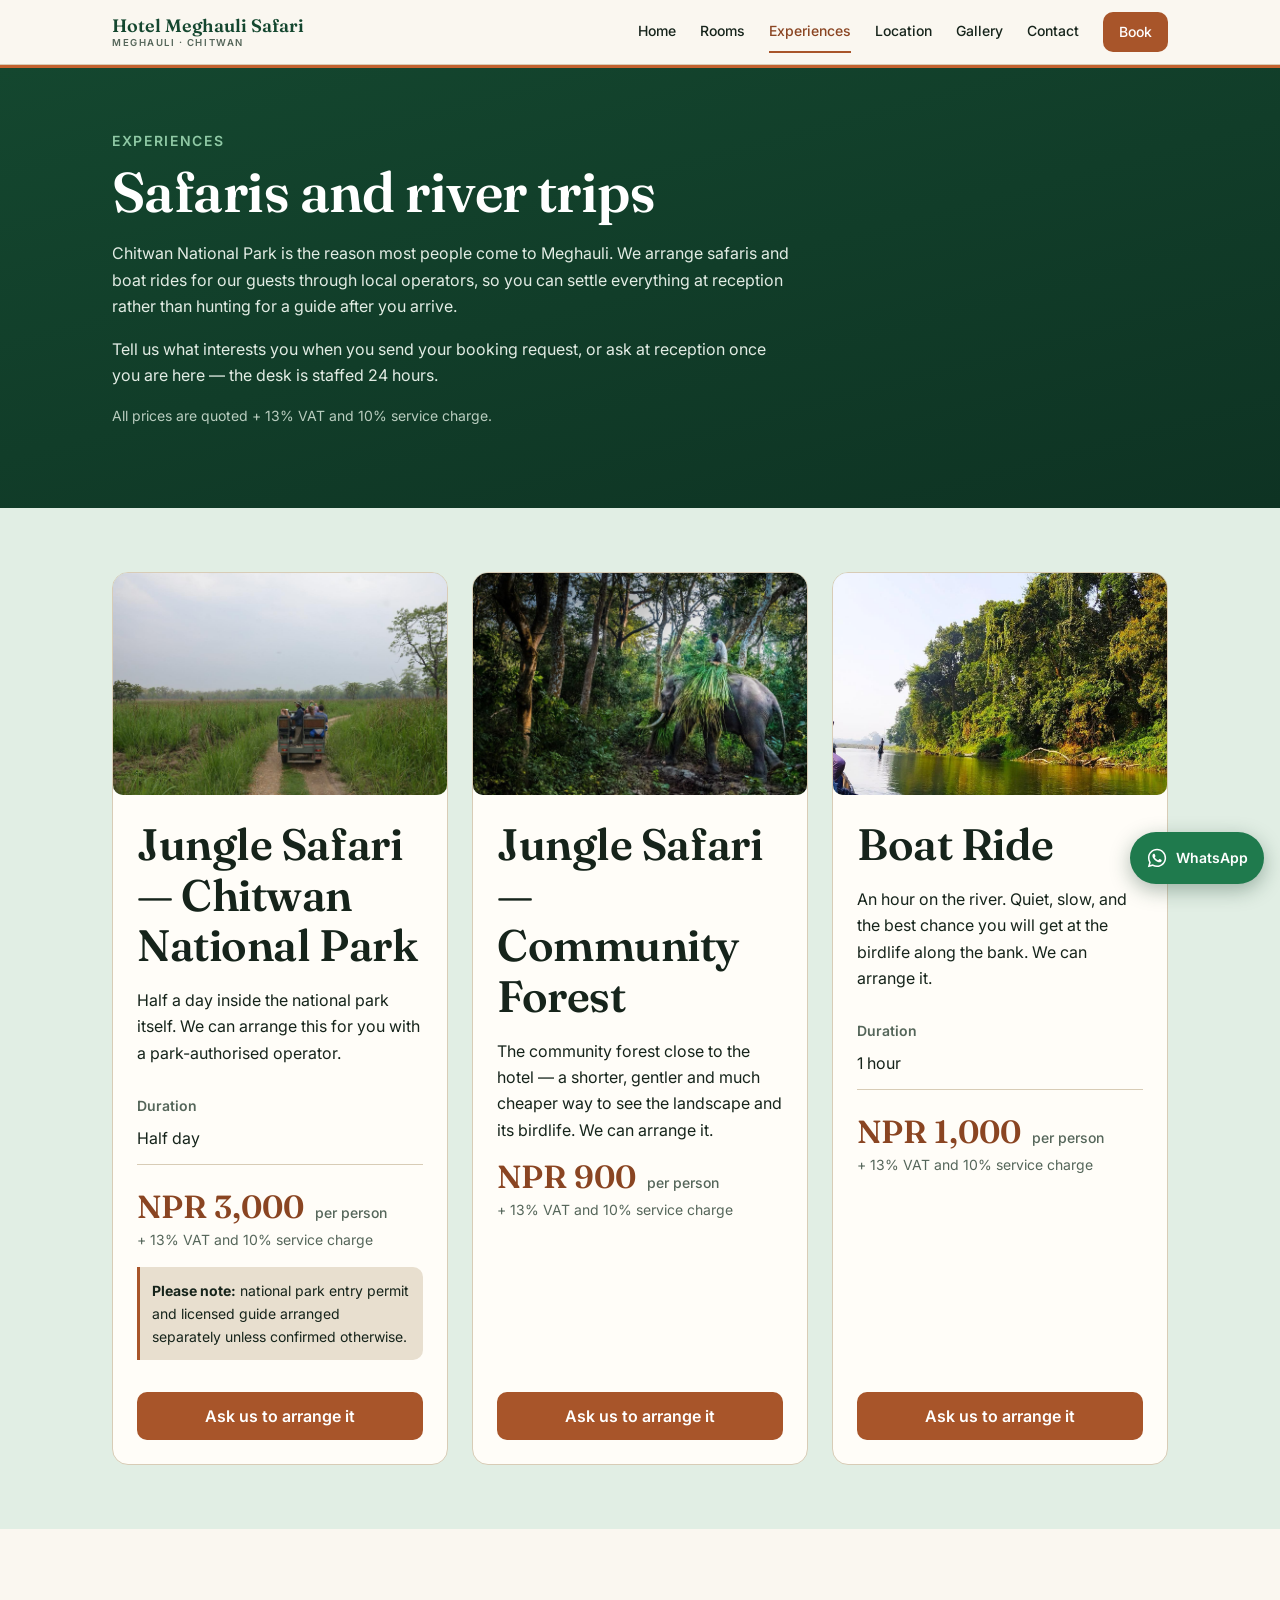
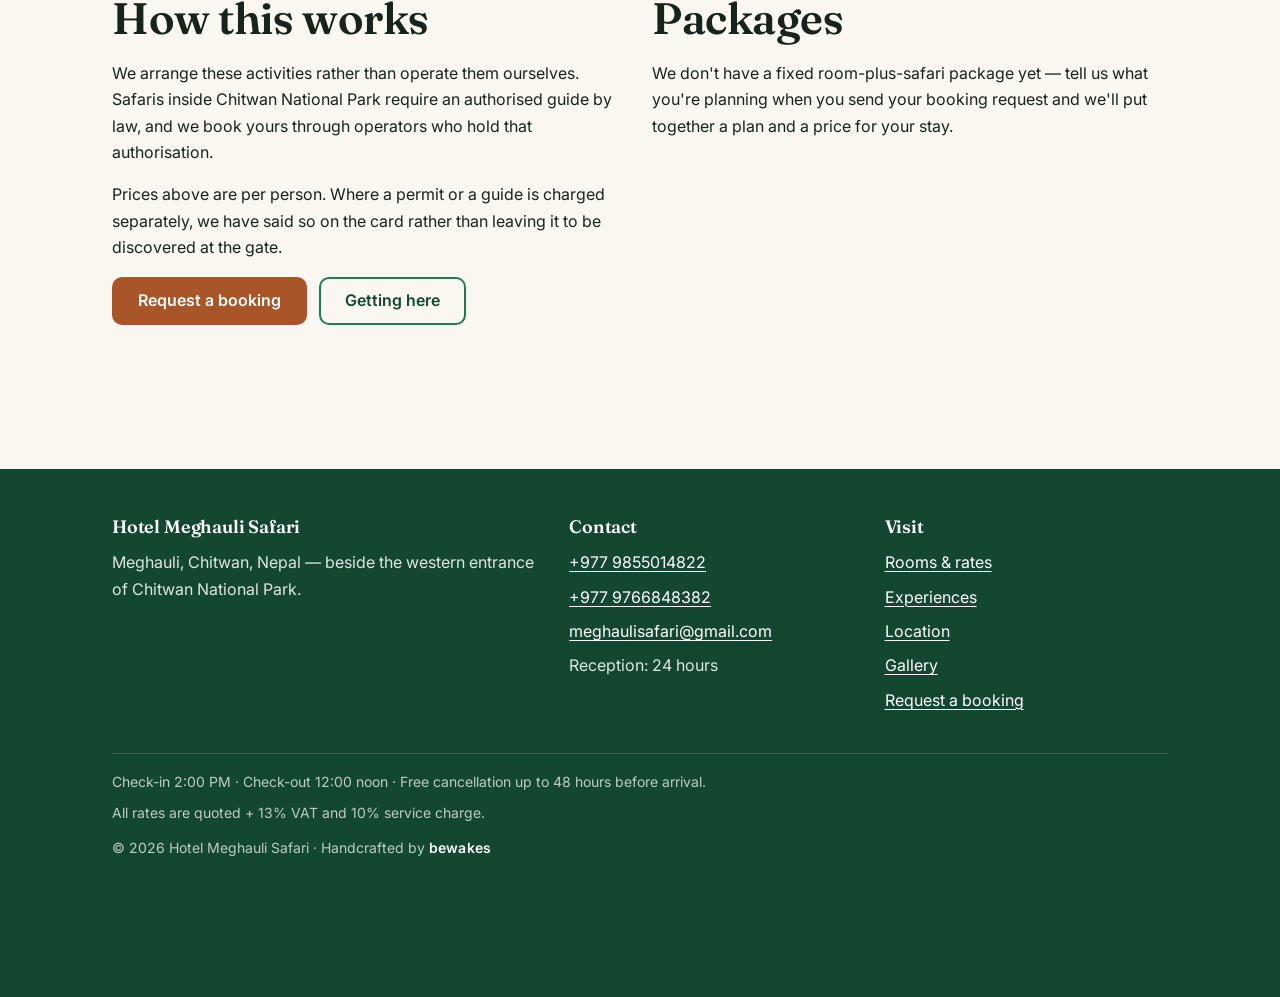
<file: experiences.html>
<!DOCTYPE html>
<html lang="en">
<head>
<meta charset="utf-8">
<meta name="viewport" content="width=device-width, initial-scale=1">
<title>Jungle Safari &amp; Boat Rides — Hotel Meghauli Safari, Chitwan</title>
<meta name="description" content="Jungle safaris in Chitwan National Park and the community forest, plus river boat rides — all arranged for our guests from Meghauli. Prices from NPR 900 per person.">
<link rel="canonical" href="https://meghaulisafari.com/experiences.html">

<meta property="og:type" content="website">
<meta property="og:site_name" content="Hotel Meghauli Safari">
<meta property="og:title" content="Jungle Safari &amp; Boat Rides — Hotel Meghauli Safari">
<meta property="og:description" content="Jungle safaris in Chitwan National Park and the community forest, plus river boat rides, arranged for our guests.">
<meta property="og:url" content="https://meghaulisafari.com/experiences.html">
<meta property="og:image" content="https://meghaulisafari.com/images/og-cover.jpg">
<meta property="og:locale" content="en">
<meta name="twitter:card" content="summary_large_image">
<meta name="twitter:title" content="Jungle Safari &amp; Boat Rides — Hotel Meghauli Safari">
<meta name="twitter:description" content="Jungle safaris in Chitwan National Park and the community forest, plus river boat rides, arranged for our guests.">
<meta name="twitter:image" content="https://meghaulisafari.com/images/og-cover.jpg">

<link rel="preconnect" href="https://fonts.googleapis.com">
<link rel="preconnect" href="https://fonts.gstatic.com" crossorigin>
<link rel="stylesheet" href="https://fonts.googleapis.com/css2?family=Fraunces:opsz,wght@9..144,400;9..144,600&family=Inter:wght@400;500;600&display=swap">
<link rel="stylesheet" href="css/style.css">
</head>

<body data-wa-context="I would like to ask about safaris and boat rides.">

<a class="skip-link" href="#main">Skip to main content</a>

<header class="site-header">
  <div class="wrap site-header__inner">
    <a class="wordmark" href="index.html">
      Hotel Meghauli Safari
      <span>Meghauli · Chitwan</span>
    </a>

    <button class="nav-toggle" type="button" aria-expanded="false" aria-controls="site-nav">
      <span class="nav-toggle__bars" aria-hidden="true"></span>
      Menu
    </button>

    <nav class="site-nav" id="site-nav" aria-label="Main">
      <ul>
        <li><a href="index.html">Home</a></li>
        <li><a href="rooms.html">Rooms</a></li>
        <li><a href="experiences.html" aria-current="page">Experiences</a></li>
        <li><a href="location.html">Location</a></li>
        <li><a href="gallery.html">Gallery</a></li>
        <li><a href="contact.html">Contact</a></li>
        <li class="nav-cta"><a href="book.html">Book</a></li>
      </ul>
    </nav>
  </div>
</header>

<main id="main">

  <section class="section section--forest">
    <div class="wrap">
      <p class="eyebrow">Experiences</p>
      <h1>Safaris and river trips</h1>
      <p>
        Chitwan National Park is the reason most people come to Meghauli. We
        arrange safaris and boat rides for our guests through local operators,
        so you can settle everything at reception rather than hunting for a
        guide after you arrive.
      </p>
      <p>
        Tell us what interests you when you send your booking request, or ask at
        reception once you are here — the desk is staffed 24 hours.
      </p>
      <p class="price-note">
        All prices are quoted + 13% VAT and 10% service charge.
      </p>
      
    </div>
  </section>

  <section class="section section--tint">
    <div class="wrap">
      <div class="grid grid--3">

        <article class="card">
          <div class="shot shot--3x2">
            <img src="images/activity-jungle-safari.jpg"
                 alt="A jeep on a forest track inside Chitwan National Park at first light"
                 loading="lazy" width="900" height="600">
          </div>
          <div class="card__body">
            <h2>Jungle Safari — Chitwan National Park</h2>
            <p>
              Half a day inside the national park itself. We can arrange this for
              you with a park-authorised operator.
            </p>

            <dl class="facts">
              <div>
                <dt>Duration</dt>
                <dd>Half day</dd>
              </div>
            </dl>

            <span class="price">NPR 3,000 <small>per person</small></span>
            <span class="price-note">+ 13% VAT and 10% service charge</span>

            <p class="extras-note">
              <strong>Please note:</strong> national park entry permit and
              licensed guide arranged separately unless confirmed otherwise.
            </p>

            <div class="card__foot">
              <a class="btn btn--primary btn--block" href="book.html">Ask us to arrange it</a>
            </div>
          </div>
        </article>

        <article class="card">
          <div class="shot shot--3x2">
            <img src="images/activity-community-forest.jpg"
                 alt="A walking trail through the community forest near Meghauli, with tall grass on both sides"
                 loading="lazy" width="900" height="600">
          </div>
          <div class="card__body">
            <h2>Jungle Safari — Community Forest</h2>
            <p>
              The community forest close to the hotel — a shorter, gentler and
              much cheaper way to see the landscape and its birdlife. We can
              arrange it.
            </p>

            <span class="price">NPR 900 <small>per person</small></span>
            <span class="price-note">+ 13% VAT and 10% service charge</span>

            <div class="card__foot">
              <a class="btn btn--primary btn--block" href="book.html">Ask us to arrange it</a>
            </div>
          </div>
        </article>

        <article class="card">
          <div class="shot shot--3x2">
            <img src="images/activity-boat-ride.jpg"
                 alt="A wooden canoe on a calm stretch of river with forest along the far bank"
                 loading="lazy" width="900" height="600">
          </div>
          <div class="card__body">
            <h2>Boat Ride</h2>
            <p>
              An hour on the river. Quiet, slow, and the best chance you will
              get at the birdlife along the bank. We can arrange it.
            </p>

            <dl class="facts">
              <div>
                <dt>Duration</dt>
                <dd>1 hour</dd>
              </div>
            </dl>

            <span class="price">NPR 1,000 <small>per person</small></span>
            <span class="price-note">+ 13% VAT and 10% service charge</span>

            <div class="card__foot">
              <a class="btn btn--primary btn--block" href="book.html">Ask us to arrange it</a>
            </div>
          </div>
        </article>

      </div>
    </div>
  </section>

  <section class="section">
    <div class="wrap">
      <div class="grid grid--2">

        <div>
          <h2>How this works</h2>
          <p>
            We arrange these activities rather than operate them ourselves.
            Safaris inside Chitwan National Park require an authorised guide by
            law, and we book yours through operators who hold that
            authorisation.
          </p>
          <p>
            Prices above are per person. Where a permit or a guide is charged
            separately, we have said so on the card rather than leaving it to be
            discovered at the gate.
          </p>
        </div>

        <div>
          <h2>Packages</h2>
          <p>
            We don't have a fixed room-plus-safari package yet — tell us what
            you're planning when you send your booking request and we'll put
            together a plan and a price for your stay.
          </p>
        </div>

      </div>

      <div class="btn-row">
        <a class="btn btn--primary" href="book.html">Request a booking</a>
        <a class="btn btn--secondary" href="location.html">Getting here</a>
      </div>
    </div>
  </section>

</main>

<footer class="site-footer">
  <div class="wrap">
    <div class="footer-grid">

      <div>
        <h2>Hotel Meghauli Safari</h2>
        <p>
          Meghauli, Chitwan, Nepal — beside the western entrance of Chitwan
          National Park.
        </p>
      </div>

      <div>
        <h3>Contact</h3>
        <ul>
          <li><a href="tel:+9779855014822">+977 9855014822</a></li>
          <li><a href="tel:+9779766848382">+977 9766848382</a></li>
          <li><a href="mailto:meghaulisafari@gmail.com">meghaulisafari@gmail.com</a></li>
          <li>Reception: 24 hours</li>
        </ul>
      </div>

      <div>
        <h3>Visit</h3>
        <ul>
          <li><a href="rooms.html">Rooms &amp; rates</a></li>
          <li><a href="experiences.html">Experiences</a></li>
          <li><a href="location.html">Location</a></li>
          <li><a href="gallery.html">Gallery</a></li>
          <li><a href="book.html">Request a booking</a></li>
        </ul>
      </div>

    </div>

    <div class="footer-bottom">
      <p>Check-in 2:00 PM · Check-out 12:00 noon · Free cancellation up to 48 hours before arrival.</p>
      <p>All rates are quoted + 13% VAT and 10% service charge.</p>
      <p class="credit">&copy; <span id="current-year">2026</span> Hotel Meghauli Safari · Handcrafted by <a class="credit__link" href="https://bewakes.com" target="_blank" rel="noopener">bewakes</a></p>
    </div>
  </div>
</footer>

<a class="wa-float" href="https://wa.me/9779855014822" aria-label="Chat with Hotel Meghauli Safari on WhatsApp">
  <svg viewBox="0 0 24 24" aria-hidden="true" focusable="false">
    <path d="M12.04 2C6.58 2 2.13 6.45 2.13 11.91c0 1.75.46 3.45 1.32 4.95L2 22l5.25-1.38a9.86 9.86 0 0 0 4.79 1.22h.01c5.46 0 9.91-4.45 9.91-9.91S17.5 2 12.04 2Zm0 18.15h-.01a8.2 8.2 0 0 1-4.19-1.15l-.3-.18-3.12.82.83-3.04-.2-.31a8.19 8.19 0 0 1-1.26-4.38c0-4.54 3.7-8.24 8.25-8.24 2.2 0 4.27.86 5.83 2.42a8.19 8.19 0 0 1 2.41 5.83c0 4.54-3.7 8.23-8.24 8.23Zm4.52-6.16c-.25-.12-1.47-.72-1.69-.81-.23-.08-.39-.12-.56.13-.16.24-.64.8-.79.97-.14.16-.29.18-.54.06-.25-.13-1.05-.39-1.99-1.23-.74-.66-1.23-1.47-1.38-1.72-.14-.25-.01-.38.11-.5.11-.11.25-.29.37-.43.13-.15.17-.25.25-.41.08-.17.04-.31-.02-.43-.06-.12-.56-1.34-.76-1.84-.2-.48-.4-.42-.56-.43h-.47c-.17 0-.43.06-.66.31-.22.25-.86.85-.86 2.07 0 1.22.89 2.4 1.01 2.56.12.17 1.75 2.67 4.23 3.74.59.26 1.05.41 1.41.52.59.19 1.13.16 1.56.1.48-.07 1.47-.6 1.68-1.18.21-.58.21-1.08.14-1.18-.06-.11-.22-.17-.47-.29Z"/>
  </svg>
  <span class="wa-float__label">WhatsApp</span>
</a>

<script src="js/main.js" defer></script>
</body>
</html>
</file>
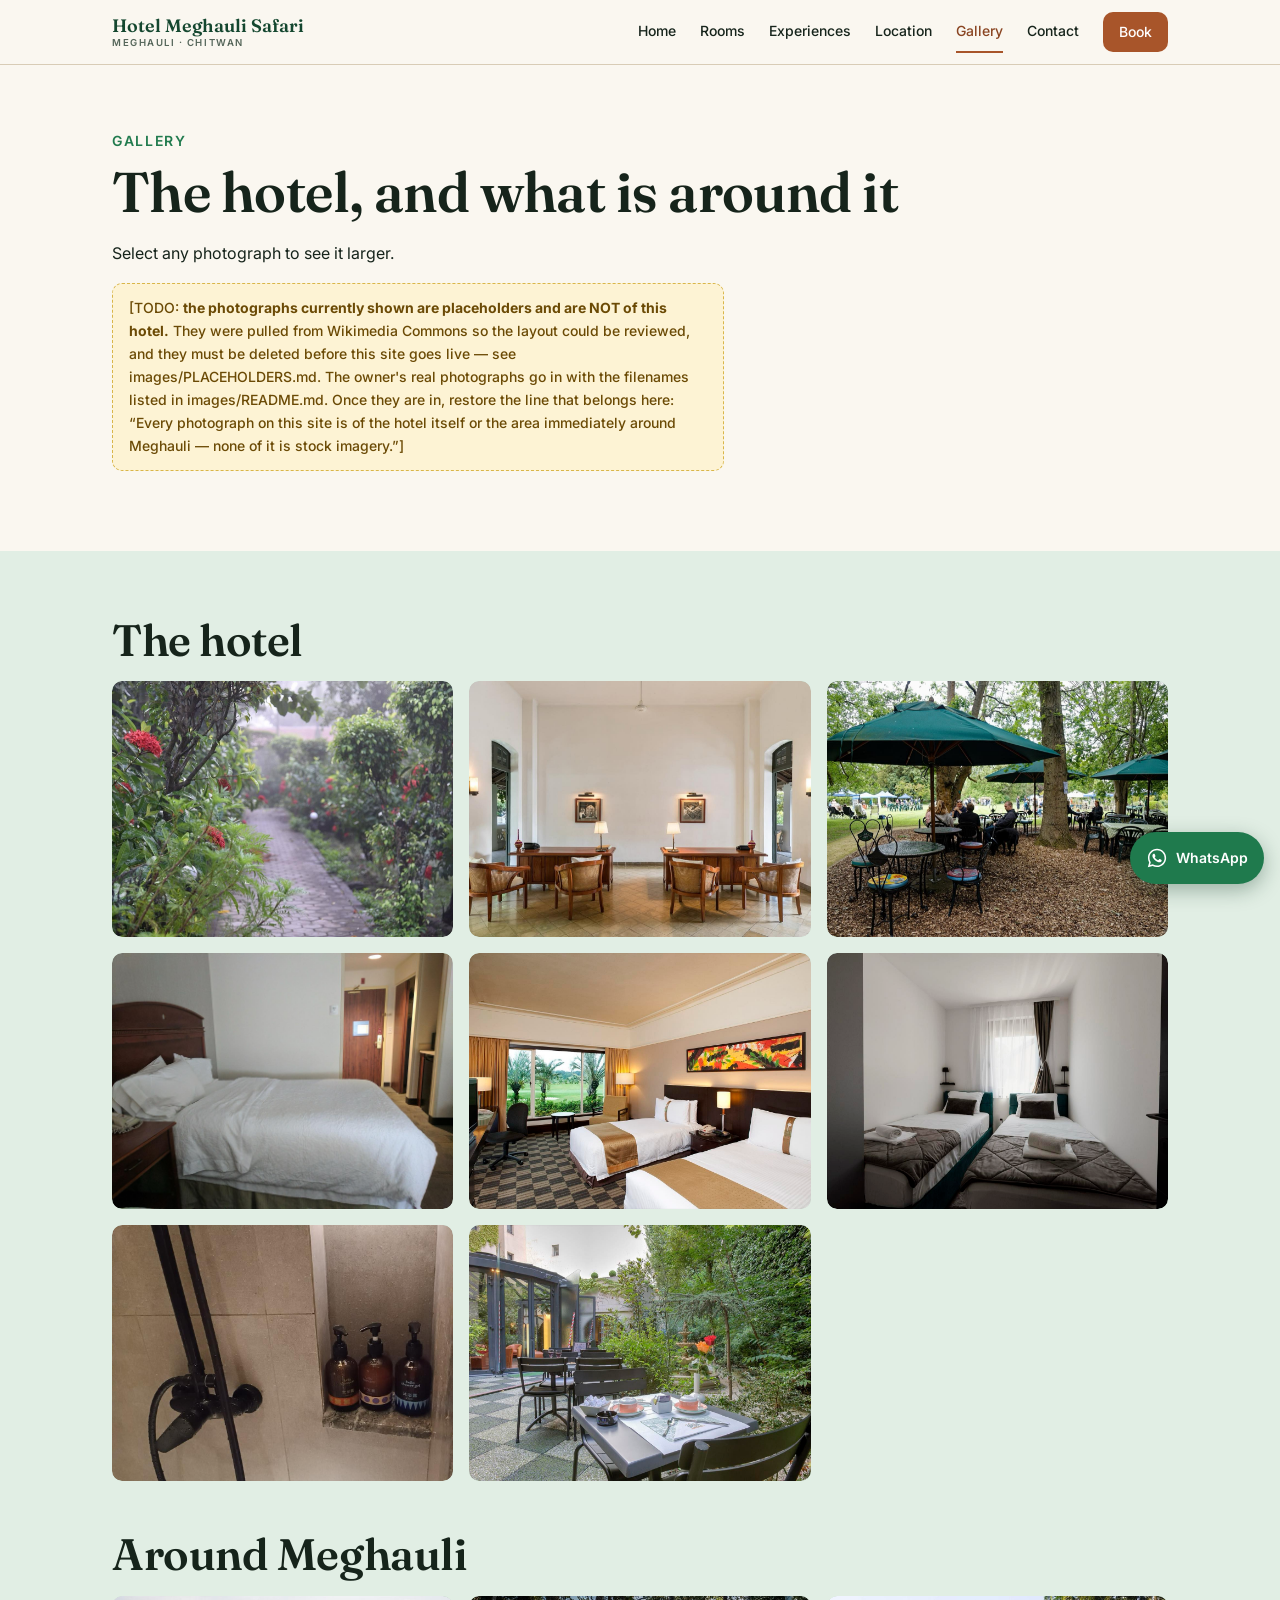
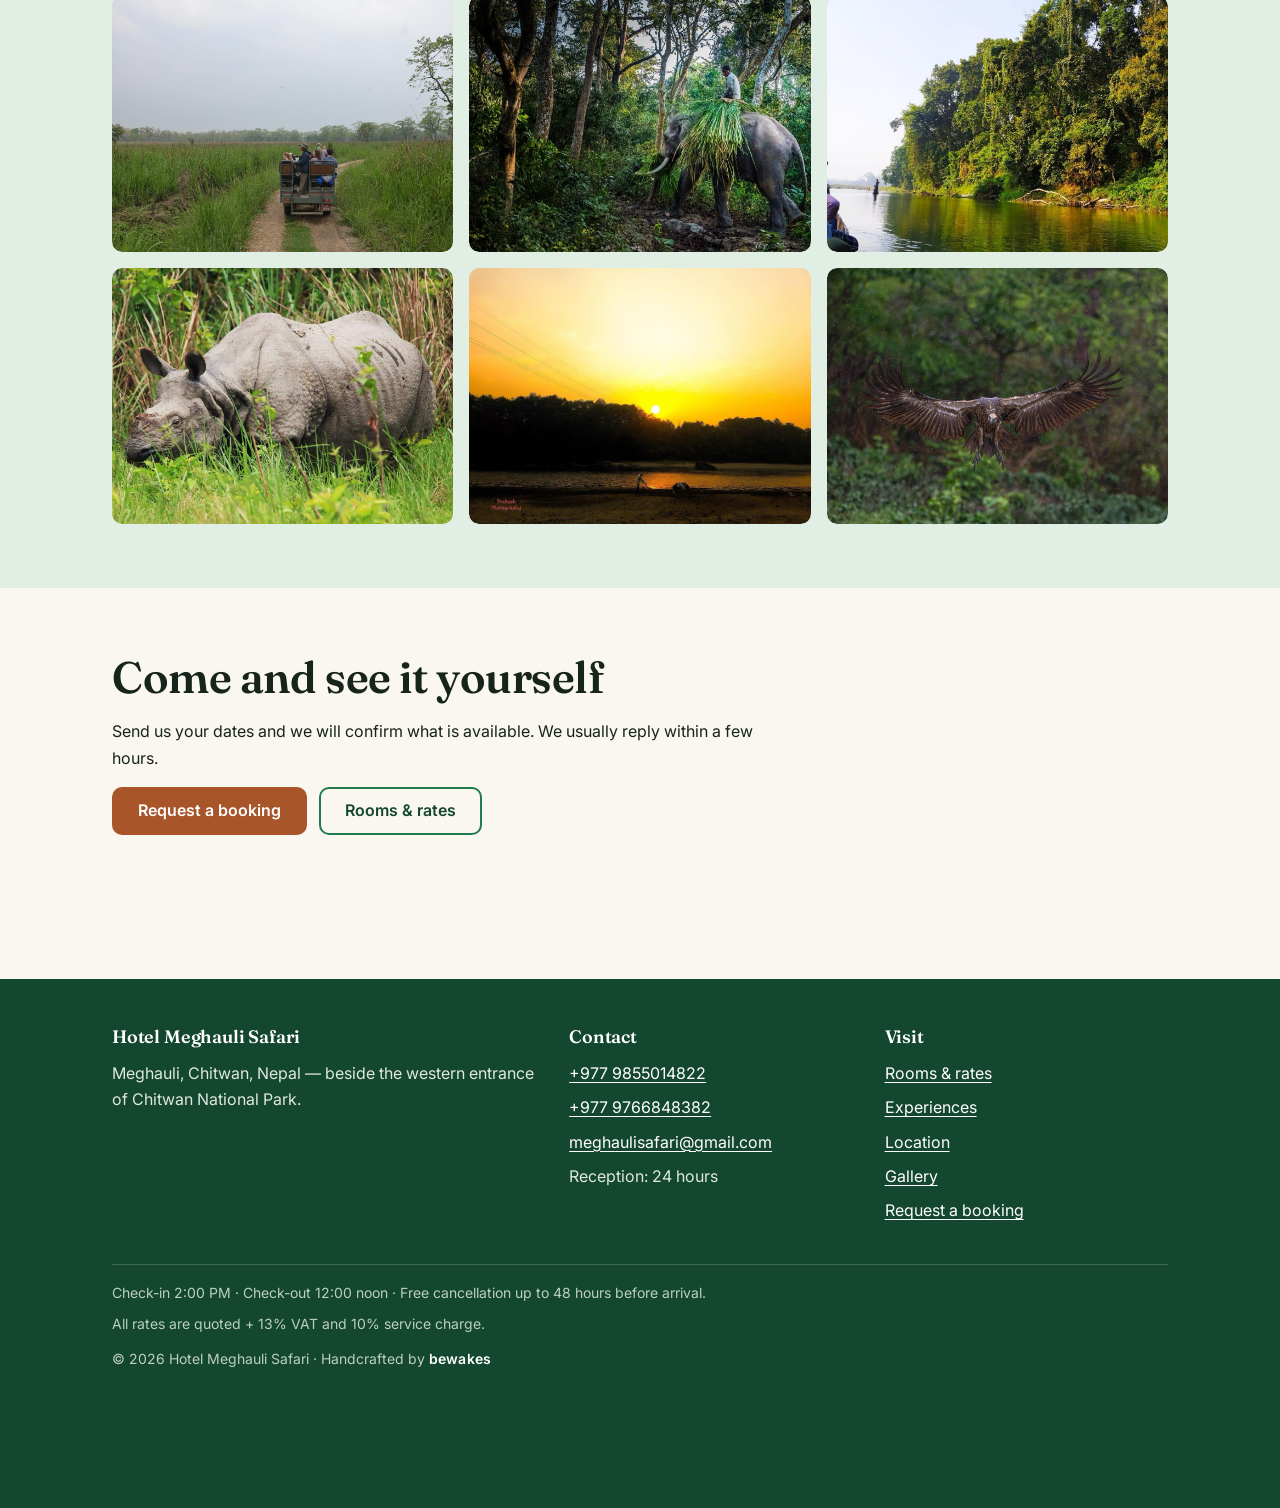
<file: gallery.html>
<!DOCTYPE html>
<html lang="en">
<head>
<meta charset="utf-8">
<meta name="viewport" content="width=device-width, initial-scale=1">
<title>Gallery — Hotel Meghauli Safari, Meghauli Chitwan</title>
<meta name="description" content="Photographs of Hotel Meghauli Safari — rooms, garden, dining and the jungle and riverside around Meghauli in Chitwan.">
<link rel="canonical" href="https://meghaulisafari.com/gallery.html">

<meta property="og:type" content="website">
<meta property="og:site_name" content="Hotel Meghauli Safari">
<meta property="og:title" content="Gallery — Hotel Meghauli Safari">
<meta property="og:description" content="Photographs of the rooms, garden and dining at Hotel Meghauli Safari, and the jungle and riverside around Meghauli.">
<meta property="og:url" content="https://meghaulisafari.com/gallery.html">
<meta property="og:image" content="https://meghaulisafari.com/images/og-cover.jpg">
<meta property="og:locale" content="en">
<meta name="twitter:card" content="summary_large_image">
<meta name="twitter:title" content="Gallery — Hotel Meghauli Safari">
<meta name="twitter:description" content="Photographs of the rooms, garden and dining at Hotel Meghauli Safari, and the jungle and riverside around Meghauli.">
<meta name="twitter:image" content="https://meghaulisafari.com/images/og-cover.jpg">

<link rel="preconnect" href="https://fonts.googleapis.com">
<link rel="preconnect" href="https://fonts.gstatic.com" crossorigin>
<link rel="stylesheet" href="https://fonts.googleapis.com/css2?family=Fraunces:opsz,wght@9..144,400;9..144,600&family=Inter:wght@400;500;600&display=swap">
<link rel="stylesheet" href="css/style.css">
</head>

<body data-wa-context="I would like to see more photographs of the hotel.">

<a class="skip-link" href="#main">Skip to main content</a>

<header class="site-header">
  <div class="wrap site-header__inner">
    <a class="wordmark" href="index.html">
      Hotel Meghauli Safari
      <span>Meghauli · Chitwan</span>
    </a>

    <button class="nav-toggle" type="button" aria-expanded="false" aria-controls="site-nav">
      <span class="nav-toggle__bars" aria-hidden="true"></span>
      Menu
    </button>

    <nav class="site-nav" id="site-nav" aria-label="Main">
      <ul>
        <li><a href="index.html">Home</a></li>
        <li><a href="rooms.html">Rooms</a></li>
        <li><a href="experiences.html">Experiences</a></li>
        <li><a href="location.html">Location</a></li>
        <li><a href="gallery.html" aria-current="page">Gallery</a></li>
        <li><a href="contact.html">Contact</a></li>
        <li class="nav-cta"><a href="book.html">Book</a></li>
      </ul>
    </nav>
  </div>
</header>

<main id="main">

  <section class="section">
    <div class="wrap">
      <p class="eyebrow">Gallery</p>
      <h1>The hotel, and what is around it</h1>
      <p>
        Select any photograph to see it larger.
      </p>
      <p class="todo">
        [TODO: <strong>the photographs currently shown are placeholders and are
        NOT of this hotel.</strong> They were pulled from Wikimedia Commons so
        the layout could be reviewed, and they must be deleted before this site
        goes live — see images/PLACEHOLDERS.md. The owner's real photographs go
        in with the filenames listed in images/README.md. Once they are in,
        restore the line that belongs here: “Every photograph on this site is of
        the hotel itself or the area immediately around Meghauli — none of it is
        stock imagery.”]
      </p>
    </div>
  </section>

  <section class="section section--tint">
    <div class="wrap">

      <h2>The hotel</h2>
      <ul class="gallery-grid">

        <li>
          <button type="button" data-lightbox
                  data-caption="The front of Hotel Meghauli Safari from the road">
            <span class="shot shot--4x3">
              <img src="images/exterior-front.jpg"
                   alt="The front of Hotel Meghauli Safari seen from the road, with the signboard above the entrance"
                   loading="lazy" width="800" height="600">
            </span>
          </button>
        </li>

        <li>
          <button type="button" data-lightbox
                  data-caption="Reception, staffed 24 hours">
            <span class="shot shot--4x3">
              <img src="images/reception.jpg"
                   alt="The reception desk inside Hotel Meghauli Safari"
                   loading="lazy" width="800" height="600">
            </span>
          </button>
        </li>

        <li>
          <button type="button" data-lightbox
                  data-caption="The garden and seating area">
            <span class="shot shot--4x3">
              <img src="images/garden-seating.jpg"
                   alt="Garden seating in the grounds of the hotel with trees behind"
                   loading="lazy" width="800" height="600">
            </span>
          </button>
        </li>

        <li>
          <button type="button" data-lightbox
                  data-caption="Deluxe room — double, triple or family, air conditioned">
            <span class="shot shot--4x3">
              <img src="images/room-deluxe-01.jpg"
                   alt="Deluxe room with a double bed, bedside lamps and a window looking onto the garden"
                   loading="lazy" width="800" height="600">
            </span>
          </button>
        </li>

        <li>
          <button type="button" data-lightbox
                  data-caption="Standard AC room — for two guests">
            <span class="shot shot--4x3">
              <img src="images/room-standard-ac-01.jpg"
                   alt="Standard air-conditioned room with two single beds and a wall-mounted air conditioning unit"
                   loading="lazy" width="800" height="600">
            </span>
          </button>
        </li>

        <li>
          <button type="button" data-lightbox
                  data-caption="Non-AC room — fan cooled, for two guests">
            <span class="shot shot--4x3">
              <img src="images/room-non-ac-01.jpg"
                   alt="Simple fan-cooled room with a double bed and a ceiling fan"
                   loading="lazy" width="800" height="600">
            </span>
          </button>
        </li>

        <li>
          <button type="button" data-lightbox
                  data-caption="A private bathroom, with hot water 24 hours a day">
            <span class="shot shot--4x3">
              <img src="images/bathroom.jpg"
                   alt="A private bathroom with a shower and a hot water tap"
                   loading="lazy" width="800" height="600">
            </span>
          </button>
        </li>

        <li>
          <button type="button" data-lightbox
                  data-caption="Breakfast, included in every room rate">
            <span class="shot shot--4x3">
              <img src="images/dining-breakfast.jpg"
                   alt="Breakfast laid out on a table in the hotel dining area"
                   loading="lazy" width="800" height="600">
            </span>
          </button>
        </li>

      </ul>

      <h2 style="margin-top:3rem">Around Meghauli</h2>
      <ul class="gallery-grid">

        <li>
          <button type="button" data-lightbox
                  data-caption="Jungle safari in Chitwan National Park — half day, which we can arrange">
            <span class="shot shot--4x3">
              <img src="images/activity-jungle-safari.jpg"
                   alt="A jeep on a forest track inside Chitwan National Park at first light"
                   loading="lazy" width="800" height="600">
            </span>
          </button>
        </li>

        <li>
          <button type="button" data-lightbox
                  data-caption="The community forest near the hotel">
            <span class="shot shot--4x3">
              <img src="images/activity-community-forest.jpg"
                   alt="A walking trail through the community forest near Meghauli, with tall grass on both sides"
                   loading="lazy" width="800" height="600">
            </span>
          </button>
        </li>

        <li>
          <button type="button" data-lightbox
                  data-caption="Boat ride on the river — one hour, which we can arrange">
            <span class="shot shot--4x3">
              <img src="images/activity-boat-ride.jpg"
                   alt="A wooden canoe on a calm stretch of river with forest along the far bank"
                   loading="lazy" width="800" height="600">
            </span>
          </button>
        </li>

        <li>
          <button type="button" data-lightbox
                  data-caption="Grassland and forest inside Chitwan National Park">
            <span class="shot shot--4x3">
              <img src="images/nearby-chitwan-park.jpg"
                   alt="Grassland and forest inside Chitwan National Park with hills in the distance"
                   loading="lazy" width="800" height="600">
            </span>
          </button>
        </li>

        <li>
          <button type="button" data-lightbox
                  data-caption="The riverside at dusk">
            <span class="shot shot--4x3">
              <img src="images/nearby-riverside.jpg"
                   alt="The Rapti riverside at dusk with a wooden canoe drawn up on the bank"
                   loading="lazy" width="800" height="600">
            </span>
          </button>
        </li>

        <li>
          <button type="button" data-lightbox
                  data-caption="Birdlife along the water">
            <span class="shot shot--4x3">
              <img src="images/nearby-birdlife.jpg"
                   alt="A wading bird standing in shallow water at the river's edge"
                   loading="lazy" width="800" height="600">
            </span>
          </button>
        </li>

      </ul>

    </div>
  </section>

  <section class="section">
    <div class="wrap">
      <h2>Come and see it yourself</h2>
      <p>
        Send us your dates and we will confirm what is available. We usually
        reply within a few hours.
      </p>
      <div class="btn-row">
        <a class="btn btn--primary" href="book.html">Request a booking</a>
        <a class="btn btn--secondary" href="rooms.html">Rooms &amp; rates</a>
      </div>
    </div>
  </section>

</main>

<div class="lightbox" id="lightbox" role="dialog" aria-modal="true" aria-label="Enlarged photograph" hidden>
  <button class="lightbox__close" type="button" aria-label="Close photograph">&times;</button>
  <div class="lightbox__inner">
    <img id="lightbox-image" alt="">
    <p class="lightbox__caption" id="lightbox-caption"></p>
  </div>
</div>

<footer class="site-footer">
  <div class="wrap">
    <div class="footer-grid">

      <div>
        <h2>Hotel Meghauli Safari</h2>
        <p>
          Meghauli, Chitwan, Nepal — beside the western entrance of Chitwan
          National Park.
        </p>
      </div>

      <div>
        <h3>Contact</h3>
        <ul>
          <li><a href="tel:+9779855014822">+977 9855014822</a></li>
          <li><a href="tel:+9779766848382">+977 9766848382</a></li>
          <li><a href="mailto:meghaulisafari@gmail.com">meghaulisafari@gmail.com</a></li>
          <li>Reception: 24 hours</li>
        </ul>
      </div>

      <div>
        <h3>Visit</h3>
        <ul>
          <li><a href="rooms.html">Rooms &amp; rates</a></li>
          <li><a href="experiences.html">Experiences</a></li>
          <li><a href="location.html">Location</a></li>
          <li><a href="gallery.html">Gallery</a></li>
          <li><a href="book.html">Request a booking</a></li>
        </ul>
      </div>

    </div>

    <div class="footer-bottom">
      <p>Check-in 2:00 PM · Check-out 12:00 noon · Free cancellation up to 48 hours before arrival.</p>
      <p>All rates are quoted + 13% VAT and 10% service charge.</p>
      <p class="credit">&copy; <span id="current-year">2026</span> Hotel Meghauli Safari · Handcrafted by <a class="credit__link" href="https://bewakes.com" target="_blank" rel="noopener">bewakes</a></p>
    </div>
  </div>
</footer>

<a class="wa-float" href="https://wa.me/9779855014822" aria-label="Chat with Hotel Meghauli Safari on WhatsApp">
  <svg viewBox="0 0 24 24" aria-hidden="true" focusable="false">
    <path d="M12.04 2C6.58 2 2.13 6.45 2.13 11.91c0 1.75.46 3.45 1.32 4.95L2 22l5.25-1.38a9.86 9.86 0 0 0 4.79 1.22h.01c5.46 0 9.91-4.45 9.91-9.91S17.5 2 12.04 2Zm0 18.15h-.01a8.2 8.2 0 0 1-4.19-1.15l-.3-.18-3.12.82.83-3.04-.2-.31a8.19 8.19 0 0 1-1.26-4.38c0-4.54 3.7-8.24 8.25-8.24 2.2 0 4.27.86 5.83 2.42a8.19 8.19 0 0 1 2.41 5.83c0 4.54-3.7 8.23-8.24 8.23Zm4.52-6.16c-.25-.12-1.47-.72-1.69-.81-.23-.08-.39-.12-.56.13-.16.24-.64.8-.79.97-.14.16-.29.18-.54.06-.25-.13-1.05-.39-1.99-1.23-.74-.66-1.23-1.47-1.38-1.72-.14-.25-.01-.38.11-.5.11-.11.25-.29.37-.43.13-.15.17-.25.25-.41.08-.17.04-.31-.02-.43-.06-.12-.56-1.34-.76-1.84-.2-.48-.4-.42-.56-.43h-.47c-.17 0-.43.06-.66.31-.22.25-.86.85-.86 2.07 0 1.22.89 2.4 1.01 2.56.12.17 1.75 2.67 4.23 3.74.59.26 1.05.41 1.41.52.59.19 1.13.16 1.56.1.48-.07 1.47-.6 1.68-1.18.21-.58.21-1.08.14-1.18-.06-.11-.22-.17-.47-.29Z"/>
  </svg>
  <span class="wa-float__label">WhatsApp</span>
</a>

<script src="js/main.js" defer></script>
</body>
</html>
</file>
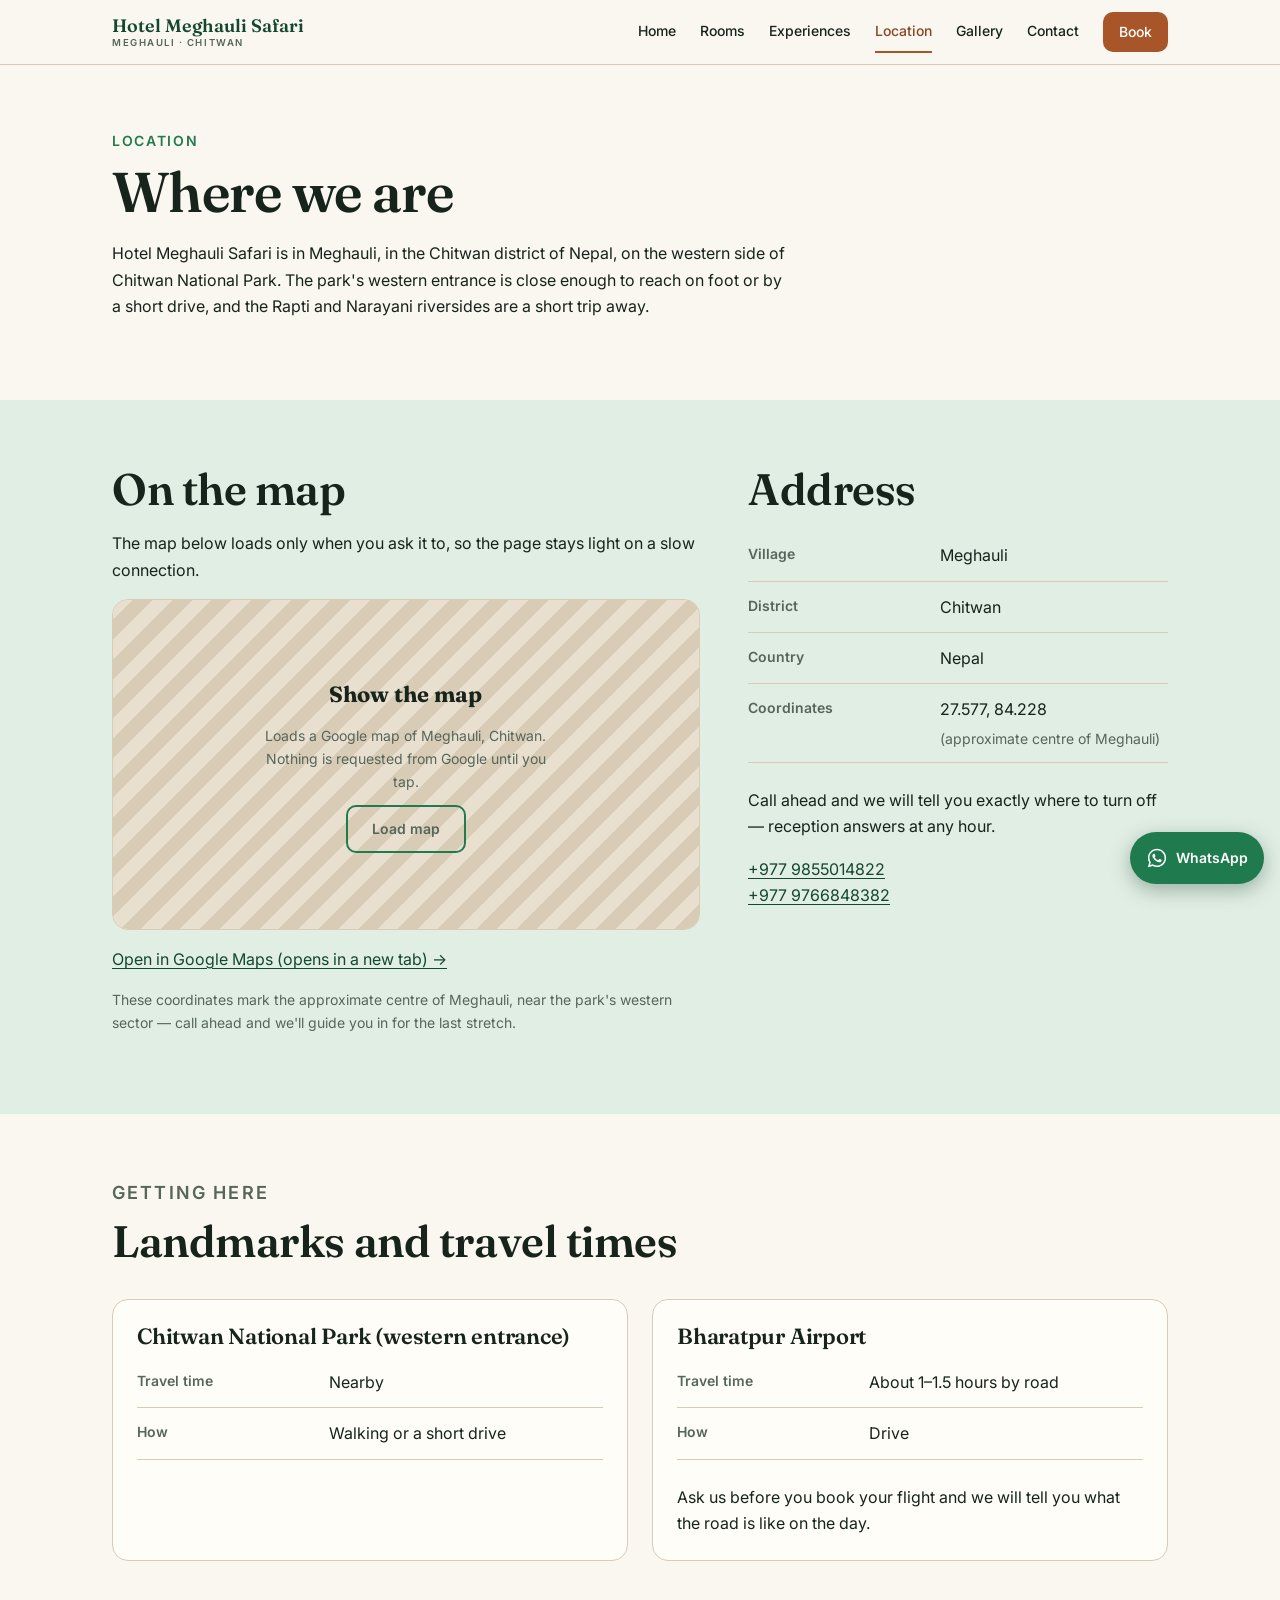
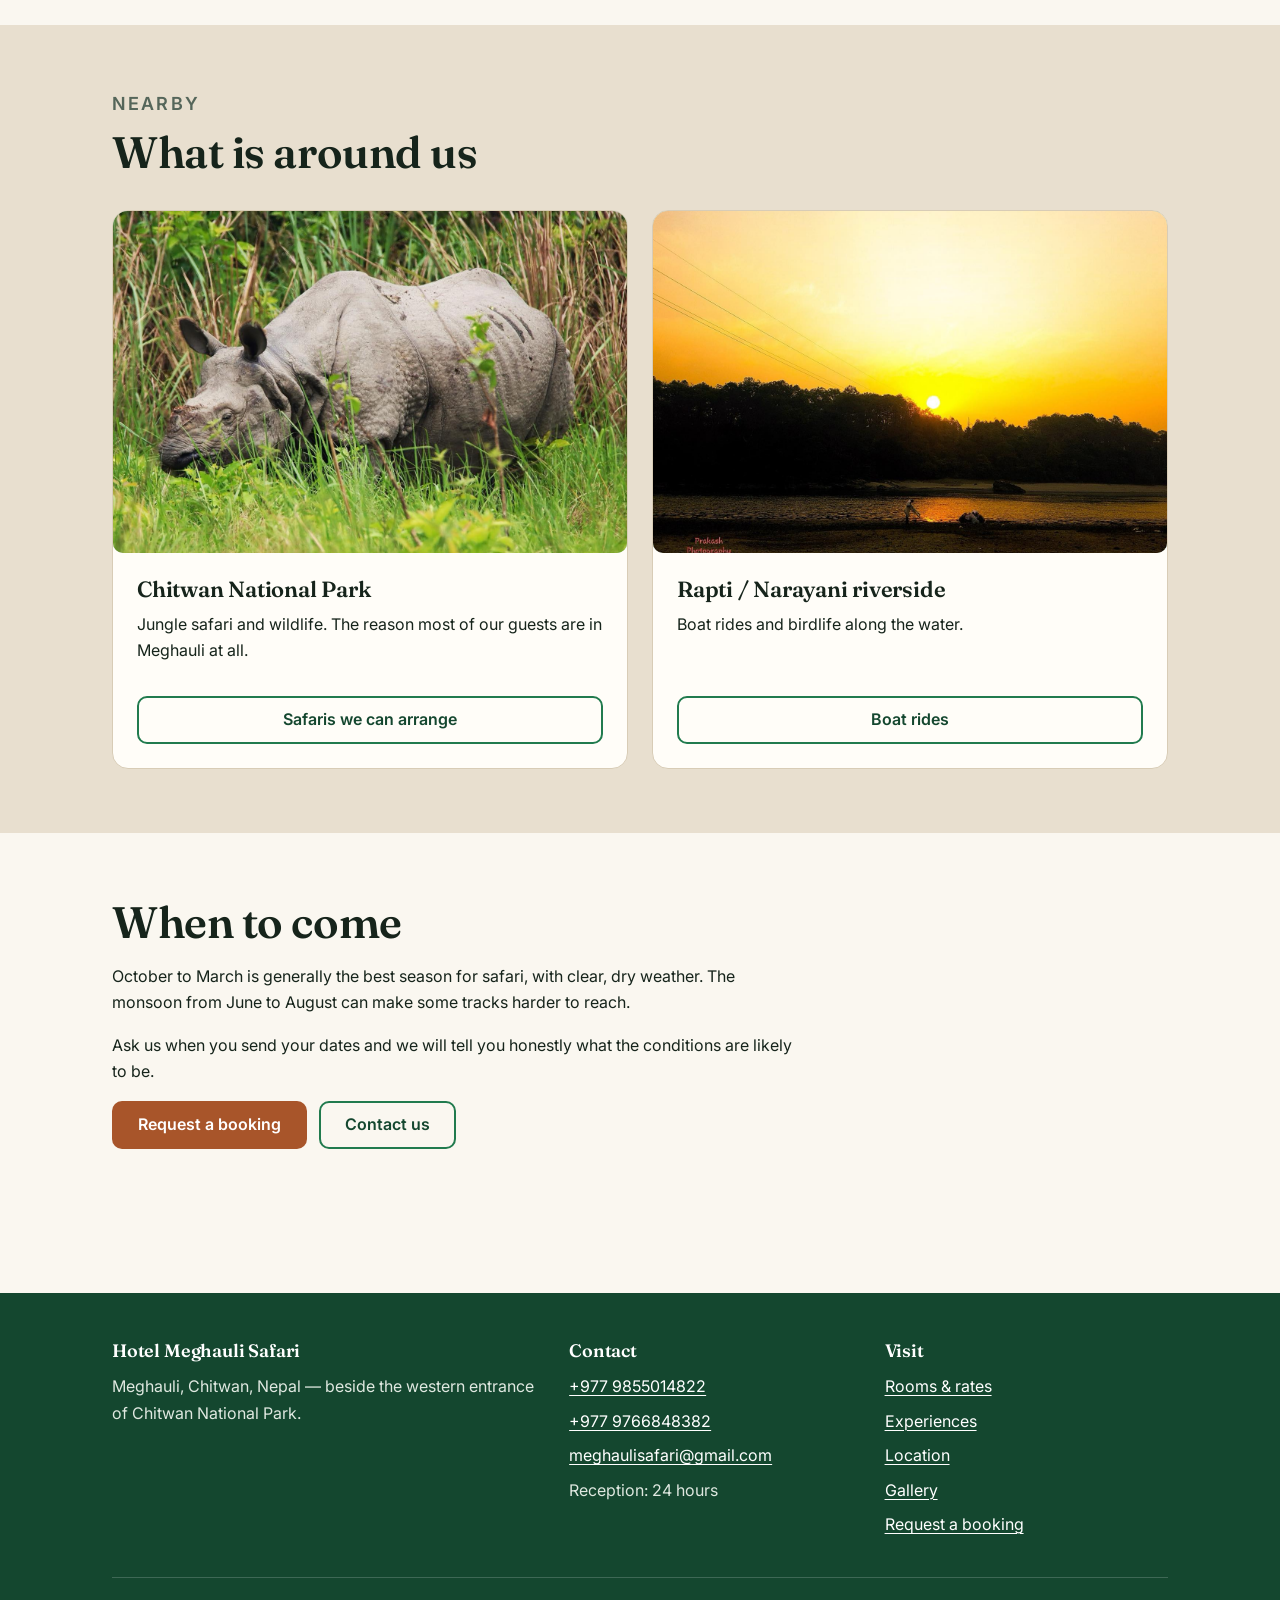
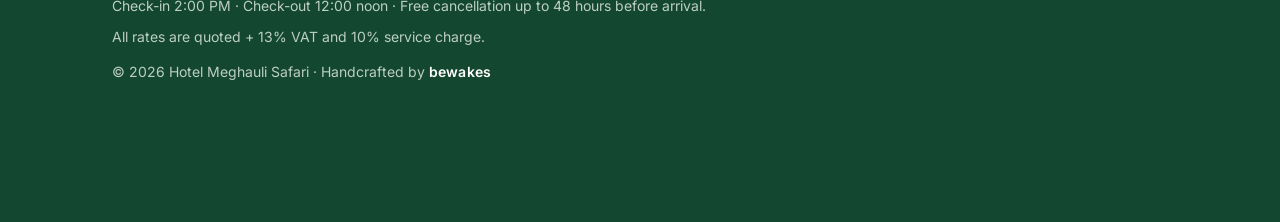
<file: location.html>
<!DOCTYPE html>
<html lang="en">
<head>
<meta charset="utf-8">
<meta name="viewport" content="width=device-width, initial-scale=1">
<title>Location &amp; Getting Here — Hotel Meghauli Safari, Chitwan</title>
<meta name="description" content="Hotel Meghauli Safari is in Meghauli, Chitwan, beside the western entrance of Chitwan National Park, with the Rapti and Narayani riversides close by.">
<link rel="canonical" href="https://meghaulisafari.com/location.html">

<meta property="og:type" content="website">
<meta property="og:site_name" content="Hotel Meghauli Safari">
<meta property="og:title" content="Location &amp; Getting Here — Hotel Meghauli Safari">
<meta property="og:description" content="In Meghauli, Chitwan, beside the western entrance of Chitwan National Park, with the Rapti and Narayani riversides close by.">
<meta property="og:url" content="https://meghaulisafari.com/location.html">
<meta property="og:image" content="https://meghaulisafari.com/images/og-cover.jpg">
<meta property="og:locale" content="en">
<meta name="twitter:card" content="summary_large_image">
<meta name="twitter:title" content="Location &amp; Getting Here — Hotel Meghauli Safari">
<meta name="twitter:description" content="In Meghauli, Chitwan, beside the western entrance of Chitwan National Park.">
<meta name="twitter:image" content="https://meghaulisafari.com/images/og-cover.jpg">

<link rel="preconnect" href="https://fonts.googleapis.com">
<link rel="preconnect" href="https://fonts.gstatic.com" crossorigin>
<link rel="stylesheet" href="https://fonts.googleapis.com/css2?family=Fraunces:opsz,wght@9..144,400;9..144,600&family=Inter:wght@400;500;600&display=swap">
<link rel="stylesheet" href="css/style.css">
</head>

<body data-wa-context="I would like to ask how to reach your hotel in Meghauli.">

<a class="skip-link" href="#main">Skip to main content</a>

<header class="site-header">
  <div class="wrap site-header__inner">
    <a class="wordmark" href="index.html">
      Hotel Meghauli Safari
      <span>Meghauli · Chitwan</span>
    </a>

    <button class="nav-toggle" type="button" aria-expanded="false" aria-controls="site-nav">
      <span class="nav-toggle__bars" aria-hidden="true"></span>
      Menu
    </button>

    <nav class="site-nav" id="site-nav" aria-label="Main">
      <ul>
        <li><a href="index.html">Home</a></li>
        <li><a href="rooms.html">Rooms</a></li>
        <li><a href="experiences.html">Experiences</a></li>
        <li><a href="location.html" aria-current="page">Location</a></li>
        <li><a href="gallery.html">Gallery</a></li>
        <li><a href="contact.html">Contact</a></li>
        <li class="nav-cta"><a href="book.html">Book</a></li>
      </ul>
    </nav>
  </div>
</header>

<main id="main">

  <section class="section">
    <div class="wrap">
      <p class="eyebrow">Location</p>
      <h1>Where we are</h1>
      <p>
        Hotel Meghauli Safari is in Meghauli, in the Chitwan district of Nepal,
        on the western side of Chitwan National Park. The park's western
        entrance is close enough to reach on foot or by a short drive, and the
        Rapti and Narayani riversides are a short trip away.
      </p>
    </div>
  </section>

  <section class="section section--tint">
    <div class="wrap">
      <div class="grid grid--2-1">

        <div>
          <h2>On the map</h2>
          <p>
            The map below loads only when you ask it to, so the page stays light
            on a slow connection.
          </p>

          <div class="map-embed"
               data-map
               data-map-src="https://www.google.com/maps?q=27.577,84.228&amp;hl=en&amp;z=14&amp;output=embed">
            <button class="map-embed__cover" type="button">
              <strong>Show the map</strong>
              <span>Loads a Google map of Meghauli, Chitwan. Nothing is requested from Google until you tap.</span>
              <span class="btn btn--secondary">Load map</span>
            </button>
          </div>

          <p style="margin-top:1rem">
            <a href="https://www.google.com/maps/search/?api=1&amp;query=27.577,84.228"
               target="_blank" rel="noopener">
              Open in Google Maps (opens in a new tab) →
            </a>
          </p>

          <p class="field-hint">
            These coordinates mark the approximate centre of Meghauli, near the
            park's western sector — call ahead and we'll guide you in for the
            last stretch.
          </p>
        </div>

        <div>
          <h2>Address</h2>
          <dl class="facts">
            <div>
              <dt>Village</dt>
              <dd>Meghauli</dd>
            </div>
            <div>
              <dt>District</dt>
              <dd>Chitwan</dd>
            </div>
            <div>
              <dt>Country</dt>
              <dd>Nepal</dd>
            </div>
            <div>
              <dt>Coordinates</dt>
              <dd>27.577, 84.228 <span class="field-hint">(approximate centre of Meghauli)</span></dd>
            </div>
          </dl>

          <p>
            Call ahead and we will tell you exactly where to turn off —
            reception answers at any hour.
          </p>
          <p>
            <a href="tel:+9779855014822">+977 9855014822</a><br>
            <a href="tel:+9779766848382">+977 9766848382</a>
          </p>
        </div>

      </div>
    </div>
  </section>

  <section class="section">
    <div class="wrap">
      <div class="section__head">
        <p class="eyebrow">Getting here</p>
        <h2>Landmarks and travel times</h2>
      </div>

      <div class="grid grid--2">

        <div class="card">
          <div class="card__body">
            <h3>Chitwan National Park (western entrance)</h3>
            <dl class="facts">
              <div>
                <dt>Travel time</dt>
                <dd>Nearby</dd>
              </div>
              <div>
                <dt>How</dt>
                <dd>Walking or a short drive</dd>
              </div>
            </dl>
          </div>
        </div>

        <div class="card">
          <div class="card__body">
            <h3>Bharatpur Airport</h3>
            <dl class="facts">
              <div>
                <dt>Travel time</dt>
                <dd>About 1–1.5 hours by road</dd>
              </div>
              <div>
                <dt>How</dt>
                <dd>Drive</dd>
              </div>
            </dl>
            <p>
              Ask us before you book your flight and we will tell you what the
              road is like on the day.
            </p>
          </div>
        </div>

      </div>
    </div>
  </section>

  <section class="section section--sand">
    <div class="wrap">
      <div class="section__head">
        <p class="eyebrow">Nearby</p>
        <h2>What is around us</h2>
      </div>

      <div class="grid grid--2">

        <article class="card">
          <div class="shot shot--3x2">
            <img src="images/nearby-chitwan-park.jpg"
                 alt="Grassland and forest inside Chitwan National Park with hills in the distance"
                 loading="lazy" width="900" height="600">
          </div>
          <div class="card__body">
            <h3>Chitwan National Park</h3>
            <p>Jungle safari and wildlife. The reason most of our guests are in Meghauli at all.</p>
            <div class="card__foot">
              <a class="btn btn--secondary btn--block" href="experiences.html">Safaris we can arrange</a>
            </div>
          </div>
        </article>

        <article class="card">
          <div class="shot shot--3x2">
            <img src="images/nearby-riverside.jpg"
                 alt="The Rapti riverside at dusk with a wooden canoe drawn up on the bank"
                 loading="lazy" width="900" height="600">
          </div>
          <div class="card__body">
            <h3>Rapti / Narayani riverside</h3>
            <p>Boat rides and birdlife along the water.</p>
            <div class="card__foot">
              <a class="btn btn--secondary btn--block" href="experiences.html">Boat rides</a>
            </div>
          </div>
        </article>

      </div>
    </div>
  </section>

  <section class="section">
    <div class="wrap">
      <h2>When to come</h2>
      <p>
        October to March is generally the best season for safari, with clear,
        dry weather. The monsoon from June to August can make some tracks
        harder to reach.
      </p>
      <p>
        Ask us when you send your dates and we will tell you honestly what the
        conditions are likely to be.
      </p>
      <div class="btn-row">
        <a class="btn btn--primary" href="book.html">Request a booking</a>
        <a class="btn btn--secondary" href="contact.html">Contact us</a>
      </div>
    </div>
  </section>

</main>

<footer class="site-footer">
  <div class="wrap">
    <div class="footer-grid">

      <div>
        <h2>Hotel Meghauli Safari</h2>
        <p>
          Meghauli, Chitwan, Nepal — beside the western entrance of Chitwan
          National Park.
        </p>
      </div>

      <div>
        <h3>Contact</h3>
        <ul>
          <li><a href="tel:+9779855014822">+977 9855014822</a></li>
          <li><a href="tel:+9779766848382">+977 9766848382</a></li>
          <li><a href="mailto:meghaulisafari@gmail.com">meghaulisafari@gmail.com</a></li>
          <li>Reception: 24 hours</li>
        </ul>
      </div>

      <div>
        <h3>Visit</h3>
        <ul>
          <li><a href="rooms.html">Rooms &amp; rates</a></li>
          <li><a href="experiences.html">Experiences</a></li>
          <li><a href="location.html">Location</a></li>
          <li><a href="gallery.html">Gallery</a></li>
          <li><a href="book.html">Request a booking</a></li>
        </ul>
      </div>

    </div>

    <div class="footer-bottom">
      <p>Check-in 2:00 PM · Check-out 12:00 noon · Free cancellation up to 48 hours before arrival.</p>
      <p>All rates are quoted + 13% VAT and 10% service charge.</p>
      <p class="credit">&copy; <span id="current-year">2026</span> Hotel Meghauli Safari · Handcrafted by <a class="credit__link" href="https://bewakes.com" target="_blank" rel="noopener">bewakes</a></p>
    </div>
  </div>
</footer>

<a class="wa-float" href="https://wa.me/9779855014822" aria-label="Chat with Hotel Meghauli Safari on WhatsApp">
  <svg viewBox="0 0 24 24" aria-hidden="true" focusable="false">
    <path d="M12.04 2C6.58 2 2.13 6.45 2.13 11.91c0 1.75.46 3.45 1.32 4.95L2 22l5.25-1.38a9.86 9.86 0 0 0 4.79 1.22h.01c5.46 0 9.91-4.45 9.91-9.91S17.5 2 12.04 2Zm0 18.15h-.01a8.2 8.2 0 0 1-4.19-1.15l-.3-.18-3.12.82.83-3.04-.2-.31a8.19 8.19 0 0 1-1.26-4.38c0-4.54 3.7-8.24 8.25-8.24 2.2 0 4.27.86 5.83 2.42a8.19 8.19 0 0 1 2.41 5.83c0 4.54-3.7 8.23-8.24 8.23Zm4.52-6.16c-.25-.12-1.47-.72-1.69-.81-.23-.08-.39-.12-.56.13-.16.24-.64.8-.79.97-.14.16-.29.18-.54.06-.25-.13-1.05-.39-1.99-1.23-.74-.66-1.23-1.47-1.38-1.72-.14-.25-.01-.38.11-.5.11-.11.25-.29.37-.43.13-.15.17-.25.25-.41.08-.17.04-.31-.02-.43-.06-.12-.56-1.34-.76-1.84-.2-.48-.4-.42-.56-.43h-.47c-.17 0-.43.06-.66.31-.22.25-.86.85-.86 2.07 0 1.22.89 2.4 1.01 2.56.12.17 1.75 2.67 4.23 3.74.59.26 1.05.41 1.41.52.59.19 1.13.16 1.56.1.48-.07 1.47-.6 1.68-1.18.21-.58.21-1.08.14-1.18-.06-.11-.22-.17-.47-.29Z"/>
  </svg>
  <span class="wa-float__label">WhatsApp</span>
</a>

<script src="js/main.js" defer></script>
</body>
</html>
</file>
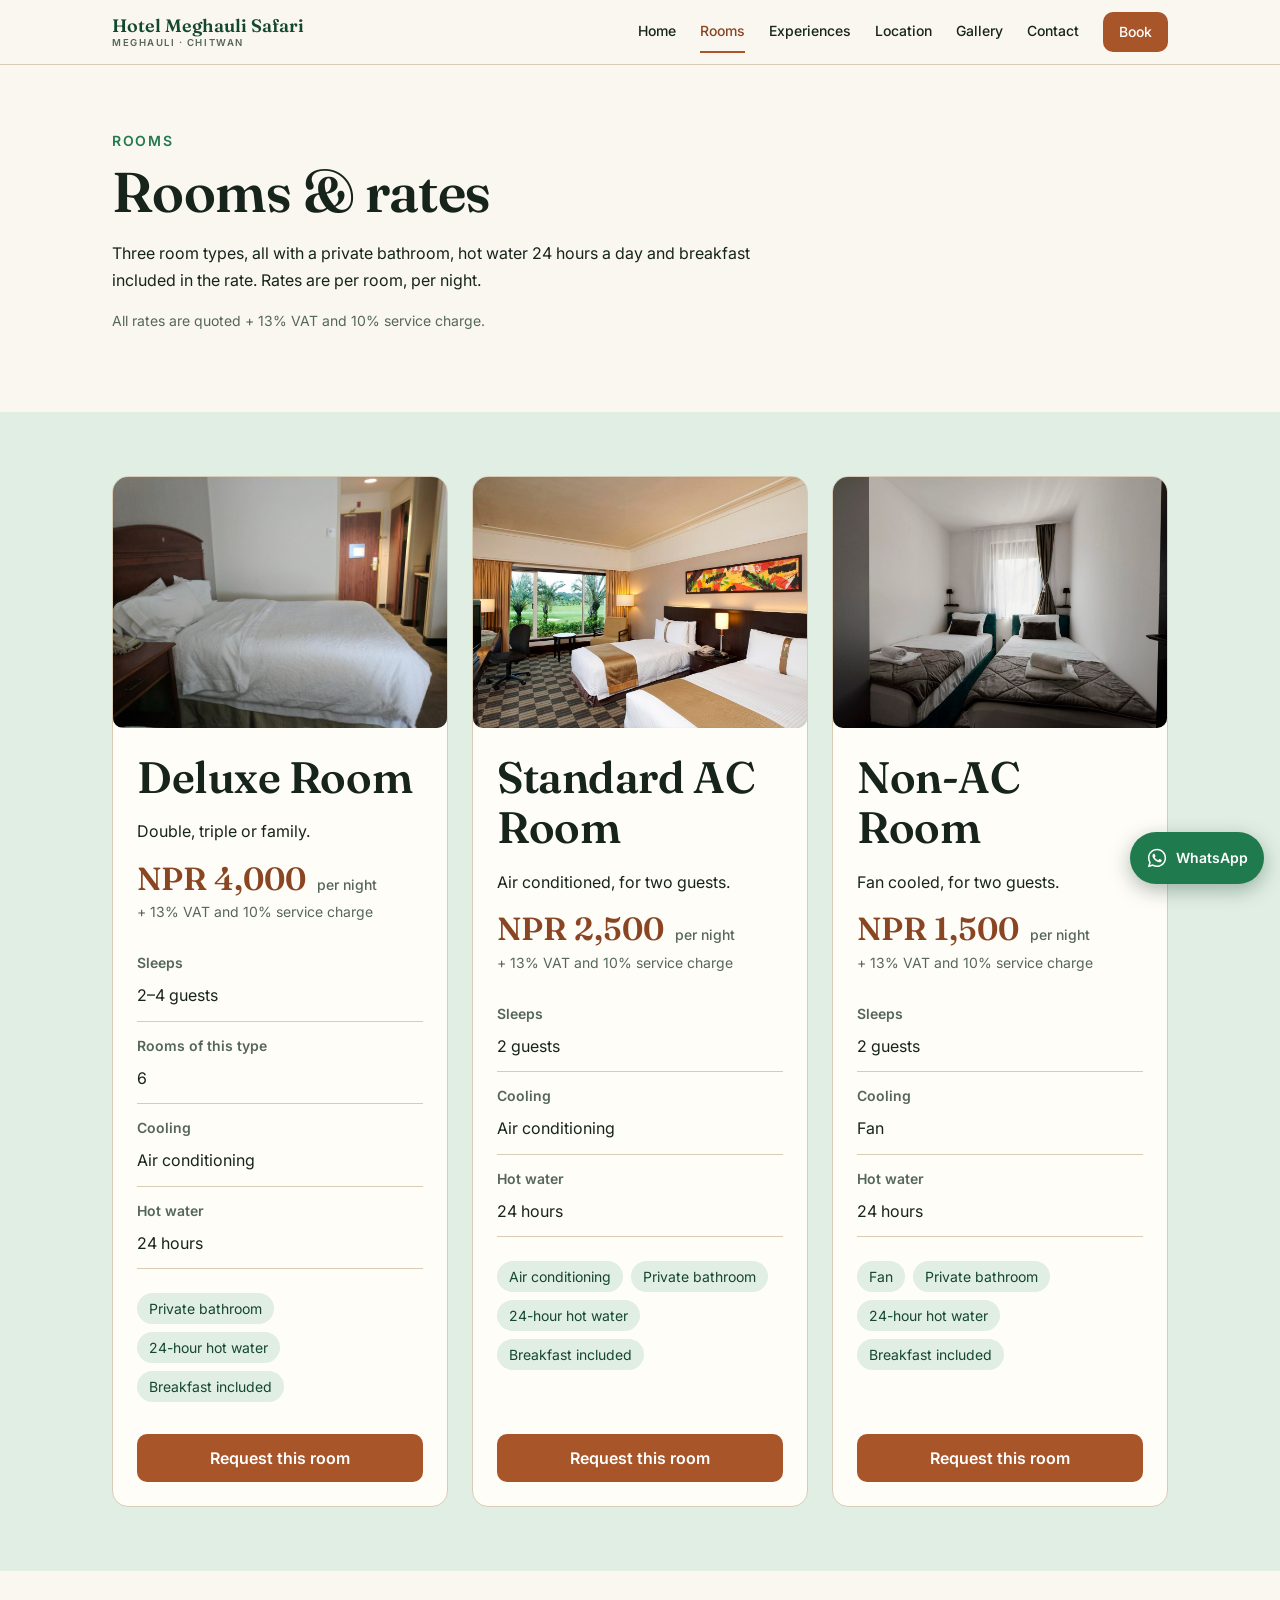
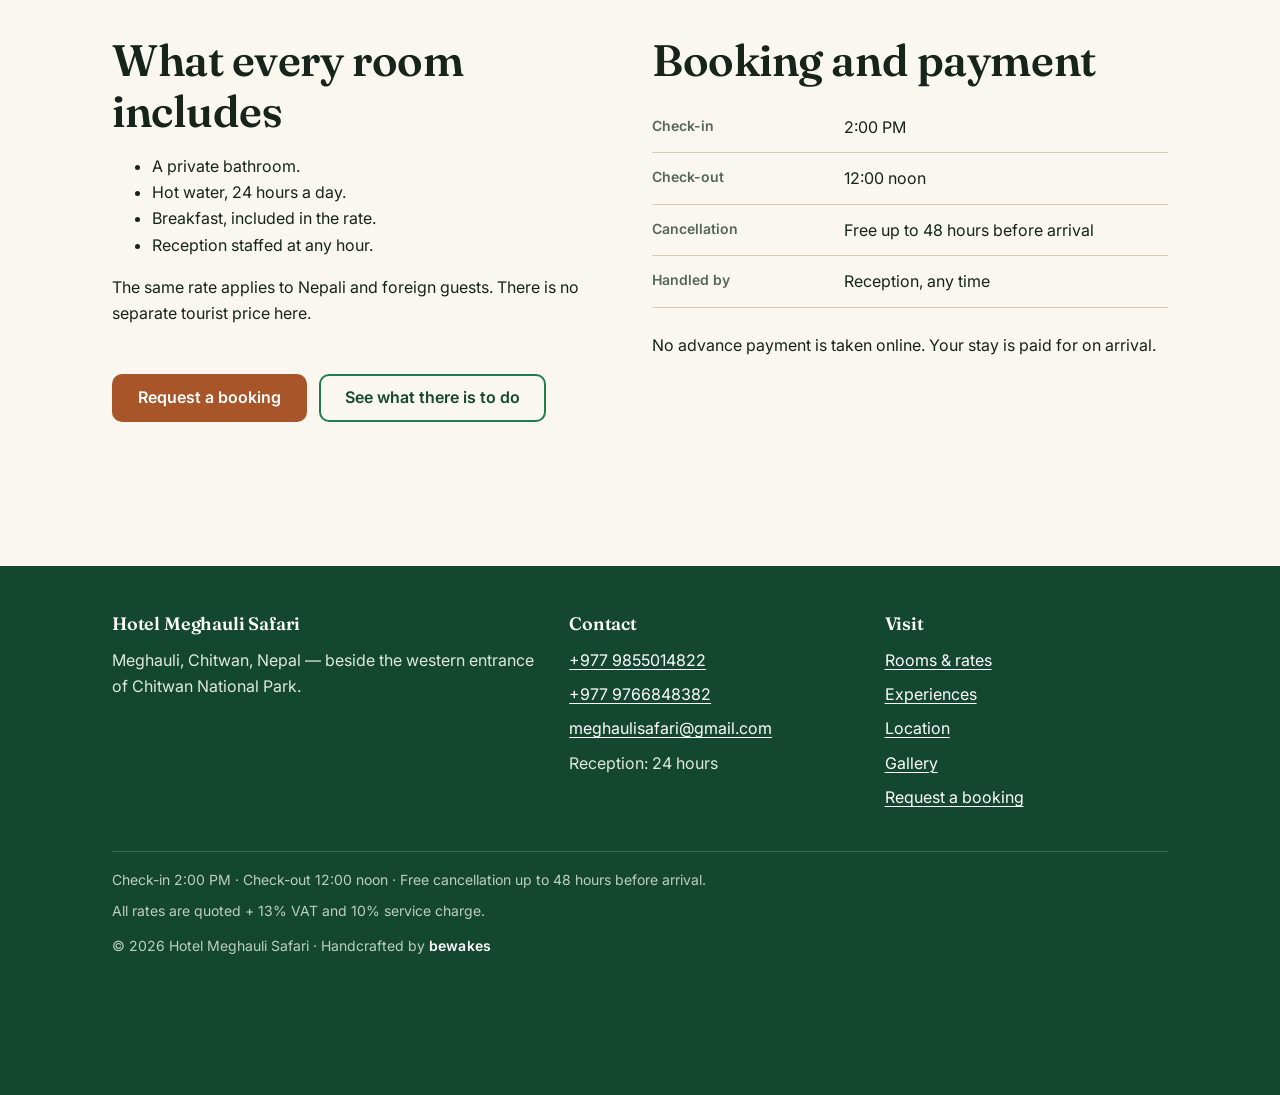
<file: rooms.html>
<!DOCTYPE html>
<html lang="en">
<head>
<meta charset="utf-8">
<meta name="viewport" content="width=device-width, initial-scale=1">
<title>Rooms &amp; Rates — Hotel Meghauli Safari, Chitwan</title>
<meta name="description" content="Deluxe, Standard AC and Non-AC rooms at Hotel Meghauli Safari from NPR 1,500 per night. Every room has a private bathroom, 24-hour hot water and breakfast included.">
<link rel="canonical" href="https://meghaulisafari.com/rooms.html">

<meta property="og:type" content="website">
<meta property="og:site_name" content="Hotel Meghauli Safari">
<meta property="og:title" content="Rooms &amp; Rates — Hotel Meghauli Safari">
<meta property="og:description" content="Deluxe, Standard AC and Non-AC rooms from NPR 1,500 per night, all with breakfast and 24-hour hot water.">
<meta property="og:url" content="https://meghaulisafari.com/rooms.html">
<meta property="og:image" content="https://meghaulisafari.com/images/og-cover.jpg">
<meta property="og:locale" content="en">
<meta name="twitter:card" content="summary_large_image">
<meta name="twitter:title" content="Rooms &amp; Rates — Hotel Meghauli Safari">
<meta name="twitter:description" content="Deluxe, Standard AC and Non-AC rooms from NPR 1,500 per night, all with breakfast and 24-hour hot water.">
<meta name="twitter:image" content="https://meghaulisafari.com/images/og-cover.jpg">

<link rel="preconnect" href="https://fonts.googleapis.com">
<link rel="preconnect" href="https://fonts.gstatic.com" crossorigin>
<link rel="stylesheet" href="https://fonts.googleapis.com/css2?family=Fraunces:opsz,wght@9..144,400;9..144,600&family=Inter:wght@400;500;600&display=swap">
<link rel="stylesheet" href="css/style.css">
</head>

<body data-wa-context="I would like to ask about your rooms and rates.">

<a class="skip-link" href="#main">Skip to main content</a>

<header class="site-header">
  <div class="wrap site-header__inner">
    <a class="wordmark" href="index.html">
      Hotel Meghauli Safari
      <span>Meghauli · Chitwan</span>
    </a>

    <button class="nav-toggle" type="button" aria-expanded="false" aria-controls="site-nav">
      <span class="nav-toggle__bars" aria-hidden="true"></span>
      Menu
    </button>

    <nav class="site-nav" id="site-nav" aria-label="Main">
      <ul>
        <li><a href="index.html">Home</a></li>
        <li><a href="rooms.html" aria-current="page">Rooms</a></li>
        <li><a href="experiences.html">Experiences</a></li>
        <li><a href="location.html">Location</a></li>
        <li><a href="gallery.html">Gallery</a></li>
        <li><a href="contact.html">Contact</a></li>
        <li class="nav-cta"><a href="book.html">Book</a></li>
      </ul>
    </nav>
  </div>
</header>

<main id="main">

  <section class="section">
    <div class="wrap">
      <p class="eyebrow">Rooms</p>
      <h1>Rooms &amp; rates</h1>
      <p>
        Three room types, all with a private bathroom, hot water 24 hours a day
        and breakfast included in the rate. Rates are per room, per night.
      </p>
      <p class="price-note">
        All rates are quoted + 13% VAT and 10% service charge.
      </p>
    </div>
  </section>

  <section class="section section--tint">
    <div class="wrap">

      <div class="grid grid--3">

        <article class="card">
          <div class="shot shot--4x3">
            <img src="images/room-deluxe-01.jpg"
                 alt="Deluxe room with a double bed, bedside lamps and a window looking onto the garden"
                 loading="lazy" width="800" height="600">
          </div>
          <div class="card__body">
            <h2>Deluxe Room</h2>
            <p>Double, triple or family.</p>

            <span class="price">NPR 4,000 <small>per night</small></span>
            <span class="price-note">+ 13% VAT and 10% service charge</span>

            <dl class="facts">
              <div>
                <dt>Sleeps</dt>
                <dd>2–4 guests</dd>
              </div>
              <div>
                <dt>Rooms of this type</dt>
                <dd>6</dd>
              </div>
              <div>
                <dt>Cooling</dt>
                <dd>Air conditioning</dd>
              </div>
              <div>
                <dt>Hot water</dt>
                <dd>24 hours</dd>
              </div>
            </dl>

            <ul class="amenities">
              <li>Private bathroom</li>
              <li>24-hour hot water</li>
              <li>Breakfast included</li>
            </ul>

            <div class="card__foot">
              <a class="btn btn--primary btn--block" href="book.html">Request this room</a>
            </div>
          </div>
        </article>

        <article class="card">
          <div class="shot shot--4x3">
            <img src="images/room-standard-ac-01.jpg"
                 alt="Standard air-conditioned room with two single beds and a wall-mounted air conditioning unit"
                 loading="lazy" width="800" height="600">
          </div>
          <div class="card__body">
            <h2>Standard AC Room</h2>
            <p>Air conditioned, for two guests.</p>

            <span class="price">NPR 2,500 <small>per night</small></span>
            <span class="price-note">+ 13% VAT and 10% service charge</span>

            <dl class="facts">
              <div>
                <dt>Sleeps</dt>
                <dd>2 guests</dd>
              </div>
              <div>
                <dt>Cooling</dt>
                <dd>Air conditioning</dd>
              </div>
              <div>
                <dt>Hot water</dt>
                <dd>24 hours</dd>
              </div>
            </dl>

            <ul class="amenities">
              <li>Air conditioning</li>
              <li>Private bathroom</li>
              <li>24-hour hot water</li>
              <li>Breakfast included</li>
            </ul>

            <div class="card__foot">
              <a class="btn btn--primary btn--block" href="book.html">Request this room</a>
            </div>
          </div>
        </article>

        <article class="card">
          <div class="shot shot--4x3">
            <img src="images/room-non-ac-01.jpg"
                 alt="Simple fan-cooled room with a double bed and a ceiling fan"
                 loading="lazy" width="800" height="600">
          </div>
          <div class="card__body">
            <h2>Non-AC Room</h2>
            <p>Fan cooled, for two guests.</p>

            <span class="price">NPR 1,500 <small>per night</small></span>
            <span class="price-note">+ 13% VAT and 10% service charge</span>

            <dl class="facts">
              <div>
                <dt>Sleeps</dt>
                <dd>2 guests</dd>
              </div>
              <div>
                <dt>Cooling</dt>
                <dd>Fan</dd>
              </div>
              <div>
                <dt>Hot water</dt>
                <dd>24 hours</dd>
              </div>
            </dl>

            <ul class="amenities">
              <li>Fan</li>
              <li>Private bathroom</li>
              <li>24-hour hot water</li>
              <li>Breakfast included</li>
            </ul>

            <div class="card__foot">
              <a class="btn btn--primary btn--block" href="book.html">Request this room</a>
            </div>
          </div>
        </article>
      </div>
    </div>
  </section>

  <section class="section">
    <div class="wrap">
      <div class="grid grid--2">

        <div>
          <h2>What every room includes</h2>
          <ul>
            <li>A private bathroom.</li>
            <li>Hot water, 24 hours a day.</li>
            <li>Breakfast, included in the rate.</li>
            <li>Reception staffed at any hour.</li>
          </ul>
          <p>
            The same rate applies to Nepali and foreign guests. There is no
            separate tourist price here.
          </p>
        </div>

        <div>
          <h2>Booking and payment</h2>
          <dl class="facts">
            <div>
              <dt>Check-in</dt>
              <dd>2:00 PM</dd>
            </div>
            <div>
              <dt>Check-out</dt>
              <dd>12:00 noon</dd>
            </div>
            <div>
              <dt>Cancellation</dt>
              <dd>Free up to 48 hours before arrival</dd>
            </div>
            <div>
              <dt>Handled by</dt>
              <dd>Reception, any time</dd>
            </div>
          </dl>
          <p>
            No advance payment is taken online. Your stay is paid for on
            arrival.
          </p>
        </div>
      </div>

      <div class="btn-row">
        <a class="btn btn--primary" href="book.html">Request a booking</a>
        <a class="btn btn--secondary" href="experiences.html">See what there is to do</a>
      </div>
    </div>
  </section>

</main>

<footer class="site-footer">
  <div class="wrap">
    <div class="footer-grid">

      <div>
        <h2>Hotel Meghauli Safari</h2>
        <p>
          Meghauli, Chitwan, Nepal — beside the western entrance of Chitwan
          National Park.
        </p>
      </div>

      <div>
        <h3>Contact</h3>
        <ul>
          <li><a href="tel:+9779855014822">+977 9855014822</a></li>
          <li><a href="tel:+9779766848382">+977 9766848382</a></li>
          <li><a href="mailto:meghaulisafari@gmail.com">meghaulisafari@gmail.com</a></li>
          <li>Reception: 24 hours</li>
        </ul>
      </div>

      <div>
        <h3>Visit</h3>
        <ul>
          <li><a href="rooms.html">Rooms &amp; rates</a></li>
          <li><a href="experiences.html">Experiences</a></li>
          <li><a href="location.html">Location</a></li>
          <li><a href="gallery.html">Gallery</a></li>
          <li><a href="book.html">Request a booking</a></li>
        </ul>
      </div>
    </div>

    <div class="footer-bottom">
      <p>Check-in 2:00 PM · Check-out 12:00 noon · Free cancellation up to 48 hours before arrival.</p>
      <p>All rates are quoted + 13% VAT and 10% service charge.</p>
      <p class="credit">&copy; <span id="current-year">2026</span> Hotel Meghauli Safari · Handcrafted by <a class="credit__link" href="https://bewakes.com" target="_blank" rel="noopener">bewakes</a></p>
    </div>
  </div>
</footer>

<a class="wa-float" href="https://wa.me/9779855014822" aria-label="Chat with Hotel Meghauli Safari on WhatsApp">
  <svg viewBox="0 0 24 24" aria-hidden="true" focusable="false">
    <path d="M12.04 2C6.58 2 2.13 6.45 2.13 11.91c0 1.75.46 3.45 1.32 4.95L2 22l5.25-1.38a9.86 9.86 0 0 0 4.79 1.22h.01c5.46 0 9.91-4.45 9.91-9.91S17.5 2 12.04 2Zm0 18.15h-.01a8.2 8.2 0 0 1-4.19-1.15l-.3-.18-3.12.82.83-3.04-.2-.31a8.19 8.19 0 0 1-1.26-4.38c0-4.54 3.7-8.24 8.25-8.24 2.2 0 4.27.86 5.83 2.42a8.19 8.19 0 0 1 2.41 5.83c0 4.54-3.7 8.23-8.24 8.23Zm4.52-6.16c-.25-.12-1.47-.72-1.69-.81-.23-.08-.39-.12-.56.13-.16.24-.64.8-.79.97-.14.16-.29.18-.54.06-.25-.13-1.05-.39-1.99-1.23-.74-.66-1.23-1.47-1.38-1.72-.14-.25-.01-.38.11-.5.11-.11.25-.29.37-.43.13-.15.17-.25.25-.41.08-.17.04-.31-.02-.43-.06-.12-.56-1.34-.76-1.84-.2-.48-.4-.42-.56-.43h-.47c-.17 0-.43.06-.66.31-.22.25-.86.85-.86 2.07 0 1.22.89 2.4 1.01 2.56.12.17 1.75 2.67 4.23 3.74.59.26 1.05.41 1.41.52.59.19 1.13.16 1.56.1.48-.07 1.47-.6 1.68-1.18.21-.58.21-1.08.14-1.18-.06-.11-.22-.17-.47-.29Z"/>
  </svg>
  <span class="wa-float__label">WhatsApp</span>
</a>

<script src="js/main.js" defer></script>
</body>
</html>
</file>
<file: css/style.css>
/* ==========================================================================
   Hotel Meghauli Safari — single stylesheet
   Theme: jungle safari, calm and peaceful (website_theme)
   Feel:  earthy and natural (brand.feel) — no brand.colors supplied, palette
          chosen by the builder and listed in BUILD_NOTES.md
   ========================================================================== */

/* --------------------------------------------------------------------------
   1. Custom properties
   -------------------------------------------------------------------------- */

:root {
  /* Colour — earthy, low-saturation, calm */
  --paper: #faf7f0;        /* warm bone page background */
  --paper-2: #fffdf8;      /* raised card surface */
  --surface-warm: #f4eee2; /* form panels — a step down from paper, not a
                              near-white slab against it */
  --sand: #e8dfcf;         /* dividers, quiet fills */
  --sand-deep: #d8ccb6;    /* borders on sand */
  --slot: #cfe0d3;         /* empty image slots — green, not beige */
  --slot-deep: #b8d0be;
  --ink: #16241b;          /* deep forest text */
  --muted: #55665a;        /* secondary text — 5.6:1 on --paper */
  --brand: #217b4e;        /* sal-forest green, alive rather than grey-green
                              — 4.8:1 on --paper */
  --brand-dark: #14472f;   /* headers, footer, full-bleed bands */
  --brand-deeper: #0e3323; /* the darker end of the band gradient */
  --brand-tint: #e1eee4;   /* faint green wash */
  --accent: #a8552a;       /* terracotta — CTAs, prices; 4.8:1 on --paper,
                              5.3:1 white-on-fill. Held at this value on
                              purpose: brighter fails contrast on buttons. */
  --accent-dark: #8a4522;
  --accent-glow: #c4622f;  /* decorative only — rules, markers, never text */
  --todo-bg: #fdf3d4;      /* unmissable but not alarming */
  --todo-ink: #6b4a05;
  --todo-line: #d9b64a;

  /* Type */
  --font-display: "Fraunces", Georgia, "Times New Roman", serif;
  --font-body: "Inter", system-ui, -apple-system, "Segoe UI", Roboto, sans-serif;

  --step--1: 0.875rem;
  --step-0: 1rem;
  --step-1: 1.125rem;
  --step-2: 1.375rem;
  --step-3: 1.75rem;
  --step-4: 2.125rem;
  --step-5: 2.5rem;

  /* Spacing — 4px base */
  --sp-1: 0.25rem;
  --sp-2: 0.5rem;
  --sp-3: 0.75rem;
  --sp-4: 1rem;
  --sp-5: 1.5rem;
  --sp-6: 2rem;
  --sp-7: 3rem;
  --sp-8: 4rem;
  --sp-9: 6rem;

  /* Shape */
  --radius: 10px;
  --radius-lg: 16px;
  --border: 1px solid var(--sand-deep);
  --shadow: 0 1px 2px rgba(30, 42, 34, 0.05), 0 8px 24px rgba(30, 42, 34, 0.06);
  --measure: 68ch;
  --wrap: 1120px;
}

/* Larger type once there is room for it */
@media (min-width: 48rem) {
  :root {
    --step-3: 2rem;
    --step-4: 2.75rem;
    --step-5: 3.5rem;
  }
}

/* --------------------------------------------------------------------------
   2. Reset / base
   -------------------------------------------------------------------------- */

*,
*::before,
*::after {
  box-sizing: border-box;
}

/* Several toggled elements also carry display rules (grid, flex), which would
   otherwise beat the UA stylesheet's [hidden] { display: none }. */
[hidden] {
  display: none !important;
}

html {
  -webkit-text-size-adjust: 100%;
  scroll-behavior: smooth;
}

@media (prefers-reduced-motion: reduce) {
  html {
    scroll-behavior: auto;
  }
  *,
  *::before,
  *::after {
    animation-duration: 0.001ms !important;
    animation-iteration-count: 1 !important;
    transition-duration: 0.001ms !important;
  }
}

body {
  margin: 0;
  background: var(--paper);
  color: var(--ink);
  font-family: var(--font-body);
  font-size: var(--step-0);
  line-height: 1.65;
  -webkit-font-smoothing: antialiased;
}

h1,
h2,
h3,
h4 {
  font-family: var(--font-display);
  font-weight: 600;
  line-height: 1.15;
  margin: 0 0 var(--sp-4);
  letter-spacing: -0.01em;
}

h1 {
  font-size: var(--step-5);
}
h2 {
  font-size: var(--step-4);
}
h3 {
  font-size: var(--step-2);
}
h4 {
  font-size: var(--step-1);
}

p,
ul,
ol,
dl {
  margin: 0 0 var(--sp-4);
  max-width: var(--measure);
}

a {
  color: var(--brand-dark);
  text-underline-offset: 0.18em;
  text-decoration-thickness: 1px;
}

a:hover {
  color: var(--accent-dark);
}

img {
  max-width: 100%;
  height: auto;
  display: block;
}

hr {
  border: 0;
  border-top: var(--border);
  margin: var(--sp-6) 0;
}

:focus-visible {
  outline: 3px solid var(--accent);
  outline-offset: 2px;
  border-radius: 3px;
}

/* --------------------------------------------------------------------------
   3. Layout helpers
   -------------------------------------------------------------------------- */

.wrap {
  width: 100%;
  max-width: var(--wrap);
  margin-inline: auto;
  padding-inline: var(--sp-4);
}

@media (min-width: 48rem) {
  .wrap {
    padding-inline: var(--sp-6);
  }
}

.section {
  padding-block: var(--sp-7);
}

@media (min-width: 48rem) {
  .section {
    padding-block: var(--sp-8);
  }
}

.section--tint {
  background: var(--brand-tint);
}

.section--sand {
  background: var(--sand);
}

/* Full-bleed forest band. The single biggest lever on the jungle feel — a
   dark, immersive stretch reads as canopy in a way a pale card never will.
   Used sparingly: one band per page at most, so it stays an event. */
.section--forest {
  background: linear-gradient(165deg, var(--brand-dark) 0%, var(--brand-deeper) 100%);
  color: #e2ece4;
  position: relative;
}

.section--forest h1,
.section--forest h2,
.section--forest h3 {
  color: #fff;
}

.section--forest .eyebrow {
  color: #8fc9a5;
}

.section--forest .section__head p,
.section--forest .price-note {
  color: #b9cdbf;
}

.section--forest a:not(.btn) {
  color: #fff;
}

.section--forest a:not(.btn):hover {
  color: #9fd4b3;
}

/* Secondary buttons on any dark surface. The default is dark-green-on-
   transparent, which vanishes against the hero photograph and the forest
   bands — these need a light border, light text and a slight backdrop so
   they stay legible over whatever the image happens to be doing. */
.section--forest .btn--secondary,
.hero .btn--secondary {
  border-color: rgba(255, 255, 255, 0.75);
  color: #fff;
  background: rgba(10, 30, 20, 0.35);
  backdrop-filter: blur(2px);
}

.section--forest .btn--secondary:hover,
.hero .btn--secondary:hover {
  background: rgba(255, 255, 255, 0.16);
  border-color: #fff;
  color: #fff;
}

/* ...but a card inside a forest band is a light surface again, so buttons
   within it go back to dark-on-light. Without this they would be white text
   on cream. */
.section--forest .card .btn--secondary {
  border-color: var(--brand);
  color: var(--brand-dark);
  background: transparent;
  backdrop-filter: none;
}

.section--forest .card .btn--secondary:hover {
  background: var(--brand-tint);
  border-color: var(--brand);
  color: var(--brand-dark);
}

/* A hairline of terracotta where the band meets the page — one warm line
   against all that green, which is what stops it reading as a slab. */
.section--forest::before {
  content: "";
  position: absolute;
  top: 0;
  left: 0;
  right: 0;
  height: 3px;
  background: var(--accent-glow);
}

/* Cards lifting off a forest band: warm cream, not stark white.
   A card is a light island inside a dark section, so every inherited light
   colour above has to be handed back — otherwise pale body text lands on
   cream and disappears. */
.section--forest .card {
  background: var(--surface-warm);
  border-color: transparent;
  color: var(--ink);
}

.section--forest .card h2,
.section--forest .card h3,
.section--forest .card h4 {
  color: var(--ink);
}

.section--forest .card p,
.section--forest .card li,
.section--forest .card dd {
  color: var(--ink);
}

.section--forest .card .price-note,
.section--forest .card .field-hint,
.section--forest .card dt {
  color: var(--muted);
}

.section--forest .card .eyebrow {
  color: var(--brand);
}

.section--forest .card a:not(.btn) {
  color: var(--brand-dark);
}

.section--forest .card a:not(.btn):hover {
  color: var(--accent-dark);
}

.section__head {
  margin-bottom: var(--sp-6);
}

.section__head p {
  color: var(--muted);
  font-size: var(--step-1);
}

.eyebrow {
  font-family: var(--font-body);
  font-size: var(--step--1);
  font-weight: 600;
  letter-spacing: 0.12em;
  text-transform: uppercase;
  color: var(--brand);
  margin: 0 0 var(--sp-2);
}

.grid {
  display: grid;
  gap: var(--sp-5);
}

@media (min-width: 40rem) {
  .grid--2 {
    grid-template-columns: repeat(2, 1fr);
  }
}

@media (min-width: 56rem) {
  .grid--3 {
    grid-template-columns: repeat(3, 1fr);
  }
  .grid--2-1 {
    grid-template-columns: 1.4fr 1fr;
    gap: var(--sp-7);
  }
}

.skip-link {
  position: absolute;
  left: var(--sp-4);
  top: -4rem;
  z-index: 100;
  background: var(--brand-dark);
  color: #fff;
  padding: var(--sp-3) var(--sp-4);
  border-radius: 0 0 var(--radius) var(--radius);
  text-decoration: none;
  transition: top 0.15s ease;
}

.skip-link:focus {
  top: 0;
  color: #fff;
}

.visually-hidden {
  position: absolute !important;
  width: 1px;
  height: 1px;
  padding: 0;
  margin: -1px;
  overflow: hidden;
  clip: rect(0 0 0 0);
  clip-path: inset(50%);
  white-space: nowrap;
  border: 0;
}

/* --------------------------------------------------------------------------
   4. Header + navigation
   -------------------------------------------------------------------------- */

.site-header {
  background: var(--paper);
  border-bottom: var(--border);
  position: sticky;
  top: 0;
  z-index: 40;
}

.site-header__inner {
  display: flex;
  align-items: center;
  justify-content: space-between;
  gap: var(--sp-4);
  min-height: 64px;
}

/* brand.logo_status is "image_file" and no clean logo file exists yet, so the
   wordmark is set in type. See BUILD_NOTES.md. */
.wordmark {
  font-family: var(--font-display);
  font-weight: 600;
  font-size: var(--step-1);
  line-height: 1.1;
  color: var(--brand-dark);
  text-decoration: none;
  display: block;
  padding-block: var(--sp-2);
}

.wordmark span {
  display: block;
  font-family: var(--font-body);
  font-size: 0.6rem;
  font-weight: 600;
  letter-spacing: 0.16em;
  text-transform: uppercase;
  color: var(--muted);
  margin-top: 2px;
}

.nav-toggle {
  display: inline-flex;
  align-items: center;
  gap: var(--sp-2);
  background: transparent;
  border: var(--border);
  border-radius: var(--radius);
  color: var(--ink);
  font: inherit;
  font-size: var(--step--1);
  font-weight: 600;
  padding: var(--sp-2) var(--sp-3);
  cursor: pointer;
}

.nav-toggle__bars {
  display: block;
  width: 18px;
  height: 2px;
  background: currentColor;
  position: relative;
}

.nav-toggle__bars::before,
.nav-toggle__bars::after {
  content: "";
  position: absolute;
  left: 0;
  width: 18px;
  height: 2px;
  background: currentColor;
}

.nav-toggle__bars::before {
  top: -6px;
}
.nav-toggle__bars::after {
  top: 6px;
}

.site-nav ul {
  list-style: none;
  margin: 0;
  padding: 0;
  max-width: none;
}

.site-nav a {
  display: block;
  padding: var(--sp-3) 0;
  color: var(--ink);
  text-decoration: none;
  font-weight: 500;
  border-bottom: var(--border);
}

.site-nav a:hover,
.site-nav a[aria-current="page"] {
  color: var(--accent-dark);
}

/* Mobile: collapsed panel */
@media (max-width: 55.999rem) {
  .site-nav {
    display: none;
    padding-bottom: var(--sp-4);
  }
  .site-nav.is-open {
    display: block;
  }
  .site-header__inner {
    flex-wrap: wrap;
  }
  .site-nav {
    flex-basis: 100%;
  }
  .site-nav a[aria-current="page"] {
    font-weight: 700;
  }
}

@media (min-width: 56rem) {
  .nav-toggle {
    display: none;
  }
  .site-nav {
    display: block !important;
  }
  .site-nav ul {
    display: flex;
    align-items: center;
    gap: var(--sp-5);
  }
  .site-nav a {
    padding: var(--sp-2) 0;
    border-bottom: 2px solid transparent;
    font-size: var(--step--1);
  }
  .site-nav a[aria-current="page"] {
    border-bottom-color: var(--accent);
  }
  .site-nav .nav-cta a {
    background: var(--accent);
    color: #fff;
    padding: var(--sp-2) var(--sp-4);
    border-radius: var(--radius);
    border-bottom: 0;
  }
  .site-nav .nav-cta a:hover {
    background: var(--accent-dark);
    color: #fff;
  }
}

/* --------------------------------------------------------------------------
   5. Buttons
   -------------------------------------------------------------------------- */

.btn {
  display: inline-flex;
  align-items: center;
  justify-content: center;
  gap: var(--sp-2);
  font: inherit;
  font-weight: 600;
  line-height: 1.2;
  text-align: center;
  text-decoration: none;
  padding: var(--sp-3) var(--sp-5);
  min-height: 48px;
  border-radius: var(--radius);
  border: 2px solid transparent;
  cursor: pointer;
  transition: background-color 0.15s ease, color 0.15s ease;
}

.btn--primary {
  background: var(--accent);
  color: #fff;
}

.btn--primary:hover:not(:disabled) {
  background: var(--accent-dark);
  color: #fff;
}

.btn--secondary {
  background: transparent;
  border-color: var(--brand);
  color: var(--brand-dark);
}

.btn--secondary:hover {
  background: var(--brand-tint);
  color: var(--brand-dark);
}

.btn--whatsapp {
  background: #1f7a4d;
  color: #fff;
}

.btn--whatsapp:hover {
  background: #17603c;
  color: #fff;
}

.btn--block {
  width: 100%;
}

.btn:disabled {
  opacity: 0.65;
  cursor: not-allowed;
}

.btn-row {
  display: flex;
  flex-wrap: wrap;
  gap: var(--sp-3);
  margin-bottom: var(--sp-4);
}

/* Inline spinner used on the booking submit button */
.spinner {
  width: 1em;
  height: 1em;
  border: 2px solid rgba(255, 255, 255, 0.4);
  border-top-color: #fff;
  border-radius: 50%;
  animation: spin 0.7s linear infinite;
}

@keyframes spin {
  to {
    transform: rotate(360deg);
  }
}

/* --------------------------------------------------------------------------
   6. Images — fixed aspect boxes so nothing shifts, and so the missing-photo
      state reads as a calm earthy block rather than a broken icon.
      Real photos drop into /images per images/README.md.
   -------------------------------------------------------------------------- */

.shot {
  position: relative;
  display: block;
  background: var(--slot);
  border-radius: var(--radius);
  overflow: hidden;
}

.shot::after {
  /* Sits behind the image; only visible while the file is absent. Tinted
     green rather than beige — with no photographs supplied yet these blocks
     are most of the page, so they may as well carry the mood. */
  content: "";
  position: absolute;
  inset: 0;
  background: repeating-linear-gradient(
    135deg,
    var(--slot) 0 12px,
    var(--slot-deep) 12px 24px
  );
  z-index: 0;
}

.shot img {
  position: relative;
  z-index: 1;
  width: 100%;
  height: 100%;
  object-fit: cover;
}

.shot--16x9 {
  aspect-ratio: 16 / 9;
}
.shot--4x3 {
  aspect-ratio: 4 / 3;
}
.shot--3x2 {
  aspect-ratio: 3 / 2;
}
.shot--1x1 {
  aspect-ratio: 1 / 1;
}

.figure {
  margin: 0;
}

.figure figcaption {
  font-size: var(--step--1);
  color: var(--muted);
  margin-top: var(--sp-2);
}

/* --------------------------------------------------------------------------
   7. Hero
   -------------------------------------------------------------------------- */

.hero {
  background: linear-gradient(165deg, var(--brand-dark) 0%, var(--brand-deeper) 100%);
  color: #fff;
  position: relative;
  overflow: hidden;
}

.hero .shot {
  border-radius: 0;
  aspect-ratio: 16 / 10;
}

@media (min-width: 56rem) {
  .hero .shot {
    aspect-ratio: 21 / 9;
  }
}

.hero__media {
  position: relative;
}

.hero__media::after {
  content: "";
  position: absolute;
  inset: 0;
  z-index: 2;
  /* Green-cast rather than neutral black, so the overlay reads as canopy
     shadow instead of a grey scrim laid over the photograph. */
  background: linear-gradient(
    to bottom,
    rgba(14, 51, 35, 0.15) 0%,
    rgba(14, 51, 35, 0.55) 50%,
    rgba(14, 51, 35, 0.93) 100%
  );
}

.hero__body {
  position: relative;
  z-index: 3;
  margin-top: -8rem;
  padding-bottom: var(--sp-7);
}

@media (min-width: 56rem) {
  .hero__body {
    margin-top: -12rem;
    padding-bottom: var(--sp-8);
  }
}

.hero h1 {
  color: #fff;
  max-width: 18ch;
}

.hero__lead {
  color: #ecf1ea;
  font-size: var(--step-1);
  max-width: 52ch;
}

.hero .eyebrow {
  color: #cfe0d2;
}

.hero__facts {
  list-style: none;
  padding: 0;
  margin: var(--sp-5) 0 var(--sp-5);
  display: flex;
  flex-wrap: wrap;
  gap: var(--sp-2) var(--sp-4);
  max-width: none;
  font-size: var(--step--1);
  color: #dfe8e0;
}

.hero__facts li {
  display: flex;
  align-items: center;
  gap: var(--sp-2);
}

.hero__facts li::before {
  content: "";
  width: 6px;
  height: 6px;
  border-radius: 50%;
  background: var(--accent);
  flex: none;
}

/* --------------------------------------------------------------------------
   8. Cards
   -------------------------------------------------------------------------- */

.card {
  background: var(--paper-2);
  border: var(--border);
  border-radius: var(--radius-lg);
  overflow: hidden;
  display: flex;
  flex-direction: column;
}

.card__body {
  padding: var(--sp-5);
  display: flex;
  flex-direction: column;
  flex: 1;
}

.card__body > :last-child {
  margin-bottom: 0;
}

.card h3 {
  margin-bottom: var(--sp-2);
}

.card__foot {
  margin-top: auto;
  padding-top: var(--sp-4);
}

.amenities {
  list-style: none;
  padding: 0;
  margin: 0 0 var(--sp-4);
  display: flex;
  flex-wrap: wrap;
  gap: var(--sp-2);
  max-width: none;
}

.amenities li {
  font-size: var(--step--1);
  background: var(--brand-tint);
  color: var(--brand-dark);
  border-radius: 999px;
  padding: var(--sp-1) var(--sp-3);
}

/* --------------------------------------------------------------------------
   9. Prices
      pricing.tax_included is false, so .price-note must accompany every price.
   -------------------------------------------------------------------------- */

.price {
  font-family: var(--font-display);
  font-size: var(--step-3);
  font-weight: 600;
  color: var(--accent-dark);
  line-height: 1.1;
  display: block;
}

.price small {
  font-family: var(--font-body);
  font-size: var(--step--1);
  font-weight: 500;
  color: var(--muted);
  display: inline-block;
  margin-left: var(--sp-1);
}

.price-note {
  display: block;
  font-size: var(--step--1);
  color: var(--muted);
  margin: var(--sp-1) 0 var(--sp-4);
}

.extras-note {
  display: block;
  font-size: var(--step--1);
  color: var(--ink);
  background: var(--sand);
  border-left: 3px solid var(--accent);
  border-radius: 0 var(--radius) var(--radius) 0;
  padding: var(--sp-3);
  margin: 0 0 var(--sp-4);
  max-width: var(--measure);
}

/* --------------------------------------------------------------------------
   10. TODO markers — deliberately visible. Each corresponds to an entry in
       meghauli-safari.json _todos or a "TODO" value in the data.
   -------------------------------------------------------------------------- */

.todo {
  display: block;
  background: var(--todo-bg);
  border: 1px dashed var(--todo-line);
  border-radius: var(--radius);
  color: var(--todo-ink);
  font-size: var(--step--1);
  font-weight: 500;
  padding: var(--sp-3) var(--sp-4);
  margin: 0 0 var(--sp-4);
  max-width: var(--measure);
}

.todo--inline {
  display: inline-block;
  padding: 2px var(--sp-2);
  margin: 0;
}

/* --------------------------------------------------------------------------
   11. Definition-style fact lists
   -------------------------------------------------------------------------- */

.facts {
  margin: 0 0 var(--sp-5);
  max-width: var(--measure);
}

.facts div {
  display: flex;
  flex-wrap: wrap;
  gap: var(--sp-2) var(--sp-4);
  padding: var(--sp-3) 0;
  border-bottom: var(--border);
}

.facts dt {
  flex: 0 0 11rem;
  font-weight: 600;
  color: var(--muted);
  font-size: var(--step--1);
}

.facts dd {
  margin: 0;
  flex: 1 1 14rem;
}

/* --------------------------------------------------------------------------
   12. Location page
   -------------------------------------------------------------------------- */

.map-embed {
  position: relative;
  aspect-ratio: 4 / 3;
  background: var(--sand);
  border: var(--border);
  border-radius: var(--radius-lg);
  overflow: hidden;
}

@media (min-width: 40rem) {
  .map-embed {
    aspect-ratio: 16 / 9;
  }
}

.map-embed iframe {
  width: 100%;
  height: 100%;
  border: 0;
  display: block;
}

/* Click-to-load cover: keeps Google off the page until the guest asks for it,
   which matters on a slow connection. */
.map-embed__cover {
  position: absolute;
  inset: 0;
  display: flex;
  flex-direction: column;
  align-items: center;
  justify-content: center;
  gap: var(--sp-3);
  text-align: center;
  padding: var(--sp-5);
  background: repeating-linear-gradient(
    135deg,
    var(--sand) 0 14px,
    var(--sand-deep) 14px 28px
  );
  border: 0;
  font: inherit;
  color: var(--ink);
  cursor: pointer;
}

.map-embed__cover strong {
  font-family: var(--font-display);
  font-size: var(--step-2);
}

.map-embed__cover span {
  font-size: var(--step--1);
  color: var(--muted);
  max-width: 34ch;
}

.map-embed__cover .btn {
  pointer-events: none;
}

/* --------------------------------------------------------------------------
   13. Gallery + lightbox
   -------------------------------------------------------------------------- */

.gallery-grid {
  display: grid;
  gap: var(--sp-3);
  grid-template-columns: repeat(2, 1fr);
  list-style: none;
  padding: 0;
  margin: 0;
  max-width: none;
}

@media (min-width: 48rem) {
  .gallery-grid {
    grid-template-columns: repeat(3, 1fr);
    gap: var(--sp-4);
  }
}

.gallery-grid button {
  display: block;
  width: 100%;
  padding: 0;
  border: 0;
  background: none;
  cursor: zoom-in;
  border-radius: var(--radius);
  overflow: hidden;
}

.lightbox {
  position: fixed;
  inset: 0;
  z-index: 60;
  background: rgba(18, 28, 21, 0.94);
  display: flex;
  align-items: center;
  justify-content: center;
  padding: var(--sp-4);
}

.lightbox[hidden] {
  display: none;
}

.lightbox__inner {
  max-width: min(96vw, 1100px);
  max-height: 90vh;
  text-align: center;
}

.lightbox img {
  max-height: 78vh;
  width: auto;
  margin-inline: auto;
  border-radius: var(--radius);
}

.lightbox__caption {
  color: #e6ece6;
  font-size: var(--step--1);
  margin-top: var(--sp-3);
}

.lightbox__close {
  position: absolute;
  top: var(--sp-4);
  right: var(--sp-4);
  background: rgba(255, 255, 255, 0.12);
  color: #fff;
  border: 2px solid rgba(255, 255, 255, 0.4);
  border-radius: 50%;
  width: 48px;
  height: 48px;
  font-size: 1.5rem;
  line-height: 1;
  cursor: pointer;
}

/* --------------------------------------------------------------------------
   14. Forms
   -------------------------------------------------------------------------- */

.form-grid {
  display: grid;
  gap: var(--sp-4);
}

@media (min-width: 40rem) {
  .form-grid--2 {
    grid-template-columns: repeat(2, 1fr);
  }
}

fieldset {
  border: var(--border);
  border-radius: var(--radius-lg);
  padding: var(--sp-5);
  margin: 0 0 var(--sp-5);
  background: var(--surface-warm);
}

/* The nested nationality fieldset is a grouping device, not a second panel. */
fieldset fieldset {
  background: none;
  border: 0;
  padding: 0;
  margin: 0;
}

legend {
  font-family: var(--font-display);
  font-size: var(--step-2);
  font-weight: 600;
  padding-inline: var(--sp-2);
}

label {
  display: block;
  font-weight: 600;
  font-size: var(--step--1);
  margin-bottom: var(--sp-2);
}

.field-hint {
  display: block;
  font-weight: 400;
  font-size: var(--step--1);
  color: var(--muted);
  margin-top: var(--sp-1);
}

input[type="text"],
input[type="tel"],
input[type="email"],
input[type="date"],
input[type="number"],
select,
textarea {
  width: 100%;
  font: inherit;
  color: var(--ink);
  /* Fields stay the lightest thing on the panel so they read as fillable —
     small areas, so this never becomes a slab of white. */
  background: var(--paper-2);
  border: 1px solid var(--sand-deep);
  border-radius: var(--radius);
  padding: var(--sp-3);
  min-height: 48px;
}

textarea {
  min-height: 7rem;
  resize: vertical;
}

input:invalid:not(:placeholder-shown),
input[aria-invalid="true"],
select[aria-invalid="true"] {
  border-color: var(--accent-dark);
}

.checkbox-list {
  list-style: none;
  padding: 0;
  margin: 0;
  display: grid;
  gap: var(--sp-3);
  max-width: none;
}

.checkbox-list label,
.radio-row label {
  display: flex;
  align-items: flex-start;
  gap: var(--sp-3);
  font-weight: 500;
  font-size: var(--step-0);
  margin: 0;
  cursor: pointer;
}

.checkbox-list input,
.radio-row input {
  width: 22px;
  height: 22px;
  margin: 2px 0 0;
  flex: none;
  accent-color: var(--brand);
}

.radio-row {
  display: flex;
  flex-wrap: wrap;
  gap: var(--sp-4);
}

/* Honeypot — off-screen rather than display:none so bots that check
   computed style still fill it. Real guests never reach it (tabindex -1). */
.hp-field {
  position: absolute !important;
  left: -9999px;
  top: auto;
  width: 1px;
  height: 1px;
  overflow: hidden;
}

.field-error {
  display: block;
  color: var(--accent-dark);
  font-size: var(--step--1);
  font-weight: 600;
  margin-top: var(--sp-2);
}

.field-error:empty {
  display: none;
}

/* Turnstile widget plus its own message line, so "you haven't ticked this"
   appears next to the thing that needs ticking rather than in the generic
   send-failure box. */
.turnstile-block {
  margin-top: var(--sp-5);
}

.turnstile-block .field-error {
  margin-top: var(--sp-3);
  padding: var(--sp-3) var(--sp-4);
  background: #fdeee7;
  border: 1px solid #e0a98f;
  border-radius: var(--radius);
  max-width: var(--measure);
}

/* Live estimate panel */
.estimate {
  background: var(--brand-tint);
  border: 1px solid #cfdccf;
  border-radius: var(--radius-lg);
  padding: var(--sp-5);
  margin: 0 0 var(--sp-5);
}

.estimate__row {
  display: flex;
  justify-content: space-between;
  gap: var(--sp-4);
  padding: var(--sp-2) 0;
  font-size: var(--step--1);
  color: var(--muted);
}

.estimate__row--total {
  border-top: 1px solid #cfdccf;
  margin-top: var(--sp-2);
  padding-top: var(--sp-3);
  font-size: var(--step-1);
  color: var(--ink);
  font-weight: 600;
  align-items: baseline;
}

.estimate__total {
  font-family: var(--font-display);
  font-size: var(--step-3);
  color: var(--accent-dark);
}

.estimate__disclaimer {
  font-size: var(--step--1);
  color: var(--muted);
  margin: var(--sp-3) 0 0;
}

@media (min-width: 56rem) {
  .estimate--sticky {
    position: sticky;
    top: 96px;
  }
}

.alert {
  border-radius: var(--radius);
  padding: var(--sp-4);
  margin: 0 0 var(--sp-4);
  max-width: var(--measure);
  border: 1px solid;
}

.alert--error {
  background: #fdeee7;
  border-color: #e0a98f;
  color: #6d2f12;
}

.alert--error a {
  color: #6d2f12;
}

.alert[hidden] {
  display: none;
}

/* Booking confirmation */
.confirmation {
  background: var(--surface-warm);
  border: 2px solid var(--brand);
  border-radius: var(--radius-lg);
  padding: var(--sp-6);
}

.confirmation__ref {
  font-family: var(--font-display);
  font-size: var(--step-3);
  color: var(--brand-dark);
  background: var(--brand-tint);
  border-radius: var(--radius);
  padding: var(--sp-3) var(--sp-4);
  display: inline-block;
  margin-bottom: var(--sp-4);
  letter-spacing: 0.02em;
}

/* --------------------------------------------------------------------------
   15. Floating WhatsApp button — on every page
   -------------------------------------------------------------------------- */

.wa-float {
  position: fixed;
  right: var(--sp-4);
  bottom: var(--sp-4);
  z-index: 50;
  display: inline-flex;
  align-items: center;
  gap: var(--sp-2);
  background: #1f7a4d;
  color: #fff;
  text-decoration: none;
  font-weight: 600;
  font-size: var(--step--1);
  padding: var(--sp-3) var(--sp-4);
  border-radius: 999px;
  min-height: 52px;
  box-shadow: 0 6px 20px rgba(20, 60, 40, 0.35);
}

.wa-float:hover {
  background: #17603c;
  color: #fff;
}

.wa-float svg {
  width: 22px;
  height: 22px;
  fill: currentColor;
  flex: none;
}

@media (max-width: 25rem) {
  .wa-float__label {
    display: none;
  }
  .wa-float {
    padding: var(--sp-3);
  }
}

/* --------------------------------------------------------------------------
   16. Footer
   -------------------------------------------------------------------------- */

.site-footer {
  background: var(--brand-dark);
  color: #dfe8e0;
  padding-block: var(--sp-7) var(--sp-8);
  margin-top: var(--sp-8);
}

.site-footer h2,
.site-footer h3 {
  color: #fff;
  font-size: var(--step-1);
  margin-bottom: var(--sp-3);
}

.site-footer a {
  color: #fff;
}

.site-footer ul {
  list-style: none;
  padding: 0;
  margin: 0;
}

.site-footer li {
  margin-bottom: var(--sp-2);
}

.footer-grid {
  display: grid;
  gap: var(--sp-6);
}

@media (min-width: 40rem) {
  .footer-grid {
    grid-template-columns: repeat(2, 1fr);
  }
}

@media (min-width: 56rem) {
  .footer-grid {
    grid-template-columns: 1.5fr 1fr 1fr;
  }
}

.footer-bottom {
  border-top: 1px solid rgba(255, 255, 255, 0.18);
  margin-top: var(--sp-6);
  padding-top: var(--sp-4);
  font-size: var(--step--1);
  color: #bccfc0;
}

.footer-bottom p {
  margin-bottom: var(--sp-2);
  max-width: none;
}

/* Build credit. Quiet enough not to compete with the hotel's own name,
   with a terracotta-to-green underline that sweeps in on hover. */
.credit {
  margin-top: var(--sp-3);
}

.credit__link {
  position: relative;
  display: inline-block;
  color: #fff;
  font-weight: 600;
  text-decoration: none;
  letter-spacing: 0.01em;
  padding-bottom: 2px;
}

.credit__link::after {
  content: "";
  position: absolute;
  left: 0;
  right: 0;
  bottom: 0;
  height: 2px;
  border-radius: 2px;
  background: linear-gradient(90deg, var(--accent-glow) 0%, #8fc9a5 100%);
  transform: scaleX(0);
  transform-origin: left center;
  transition: transform 0.28s cubic-bezier(0.4, 0, 0.2, 1);
}

.credit__link:hover::after,
.credit__link:focus-visible::after {
  transform: scaleX(1);
}

.credit__link:hover {
  color: #9fd4b3;
}

/* Bottom breathing room so the floating button never covers footer links */
body {
  padding-bottom: 0;
}

.site-footer .footer-bottom {
  padding-bottom: 4rem;
}
</file>
